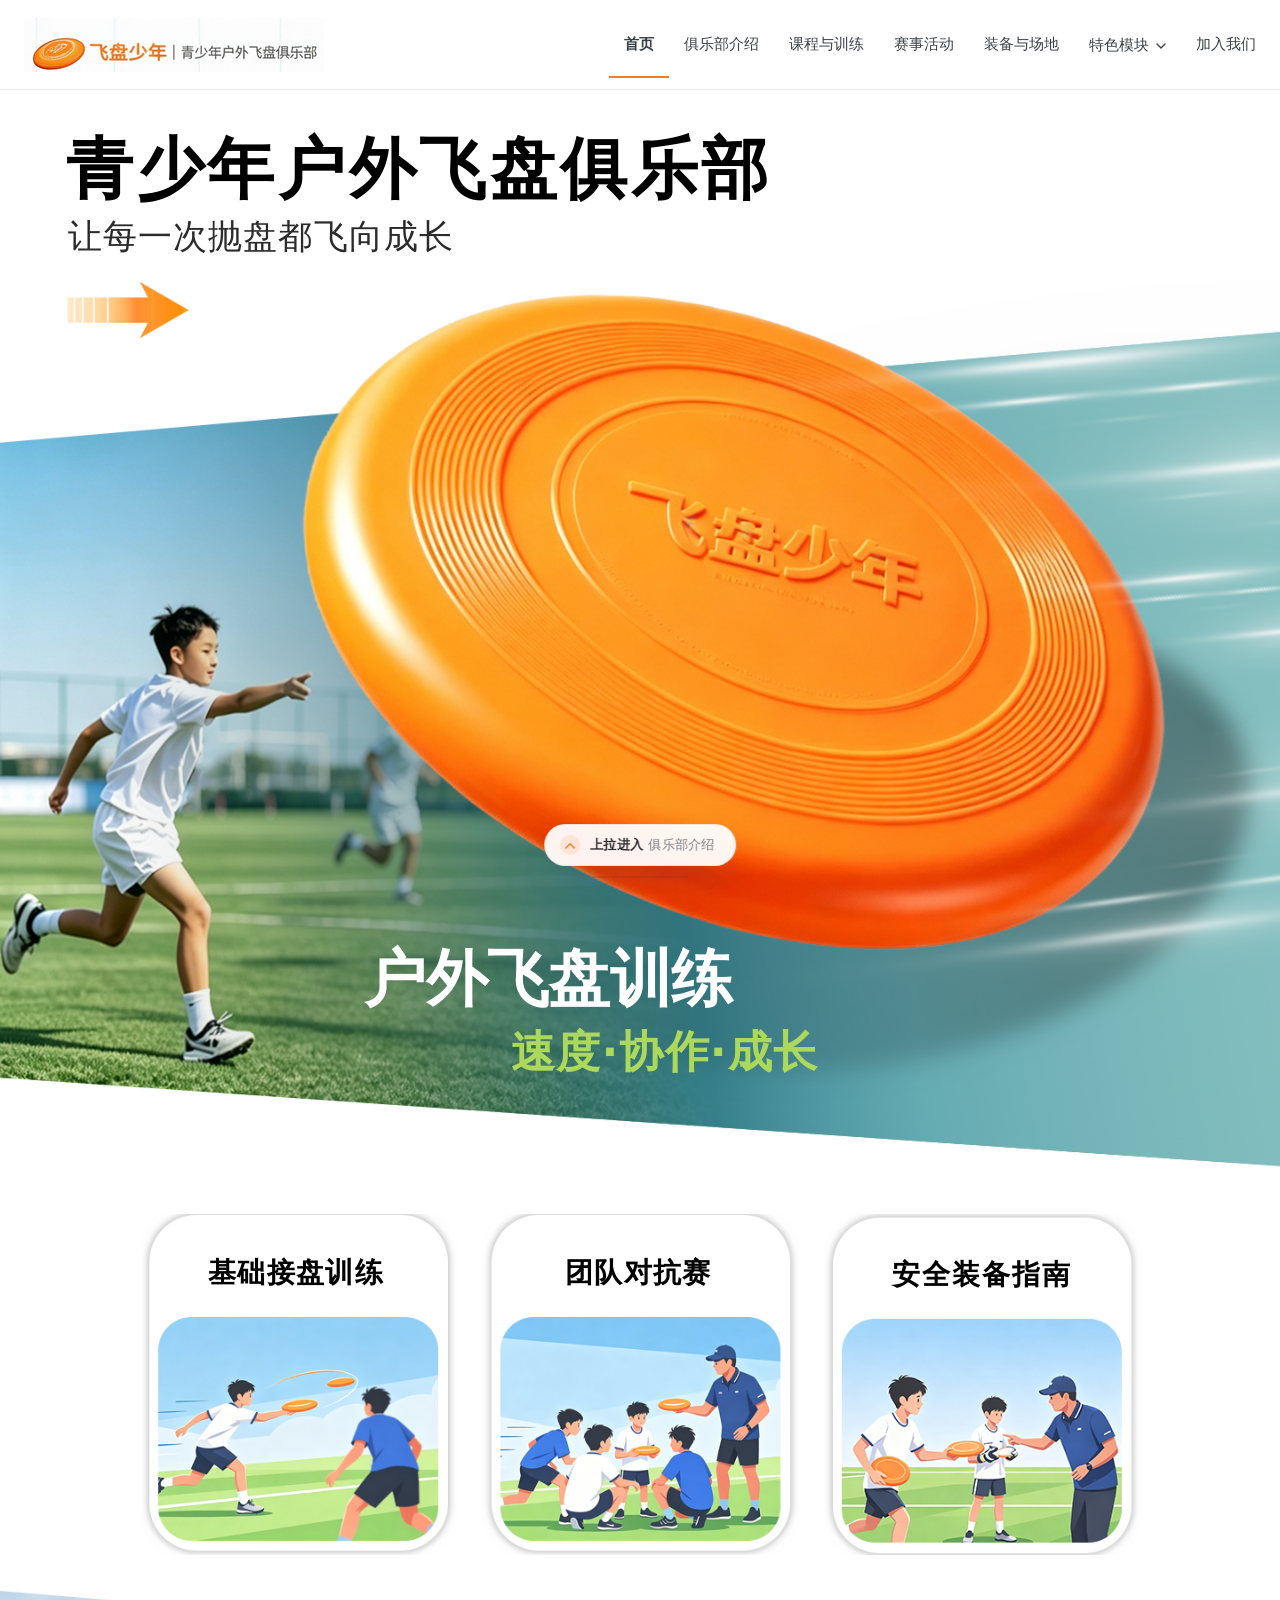
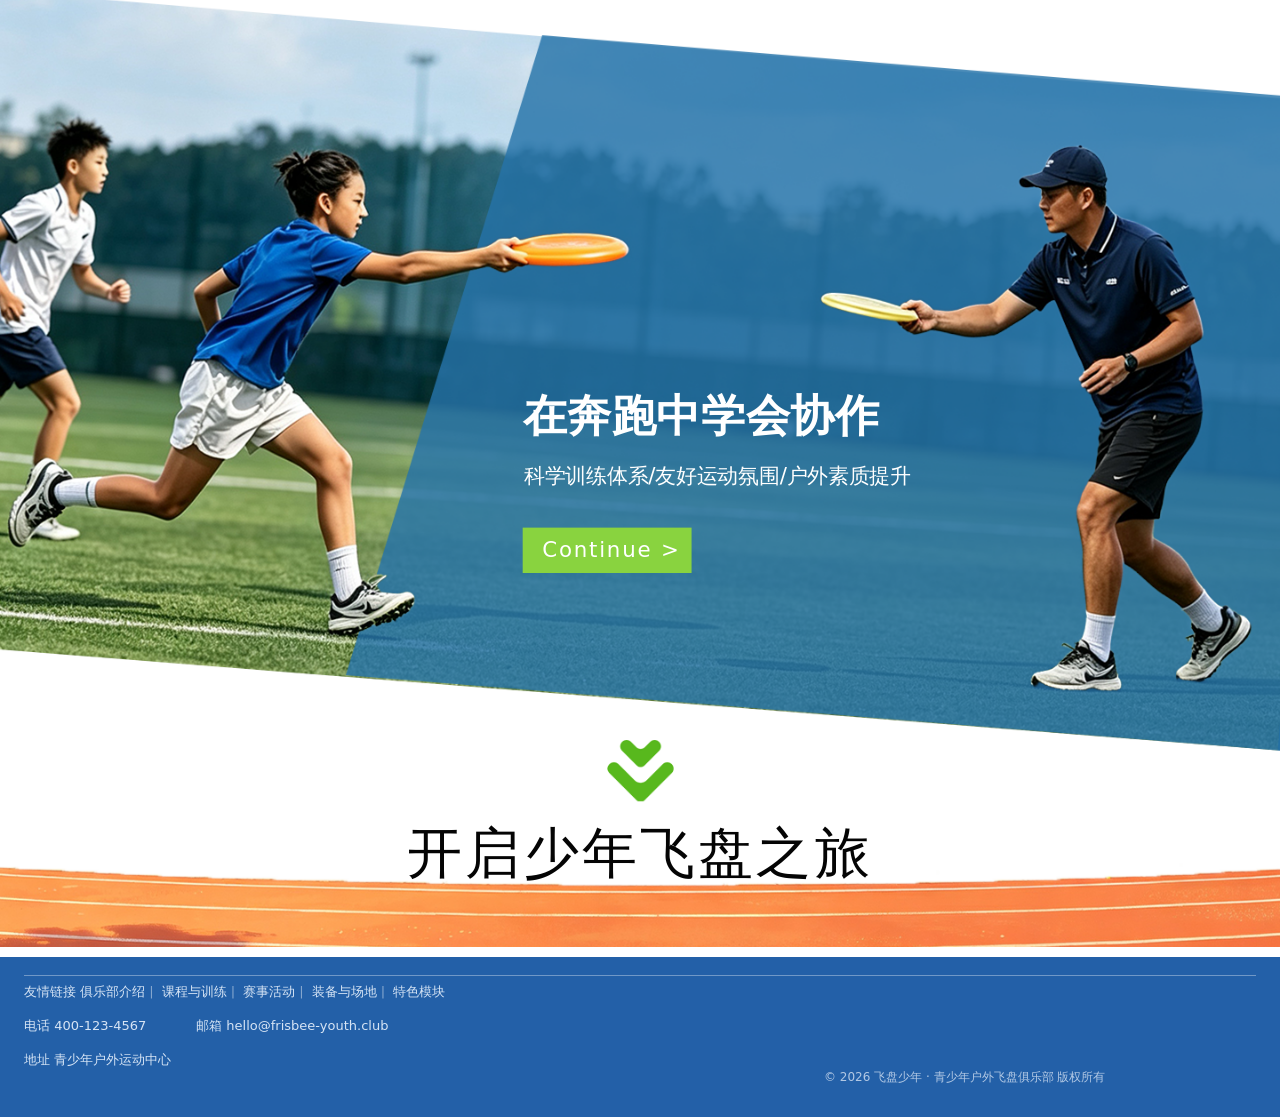
<file: index.html>
<!DOCTYPE html>
<html lang="zh-CN">
<head>
<meta charset="UTF-8" />
<meta name="viewport" content="width=device-width, initial-scale=1" />
<meta name="description" content="飞盘少年 · 青少年户外飞盘俱乐部：课程与训练、赛事活动、装备与场地、特色模块与加入方式。" />
<title>飞盘少年 · 青少年户外飞盘俱乐部</title>
<link rel="stylesheet" href="资产/css/site.css" />
<link rel="stylesheet" href="资产/css/pages.css" />
<link rel="stylesheet" href="资产/css/pages/home.css" />
<link rel="stylesheet" href="资产/css/pages/transitions.css" />
</head>
<body data-page="home">

<header class="header" id="header">
  <div class="header__inner">
    <a class="brand" href="index.html" aria-label="飞盘少年 · 青少年户外飞盘俱乐部">
      <img src="资产/psd/logo.png" width="300" height="54" alt="飞盘少年 · 青少年户外飞盘俱乐部" />
    </a>

    <nav class="nav" id="nav" aria-label="主导航">
      <a class="nav__link" href="index.html" data-nav="home">首页</a>
      <a class="nav__link" href="about.html" data-nav="about">俱乐部介绍</a>
      <a class="nav__link" href="courses.html" data-nav="courses">课程与训练</a>
      <a class="nav__link" href="events.html" data-nav="events">赛事活动</a>
      <a class="nav__link" href="gear.html" data-nav="gear">装备与场地</a>

      <div class="nav__item" id="moduleItem">
        <button class="nav__link nav__toggle" id="moduleToggle" type="button"
                aria-haspopup="true" aria-expanded="false" aria-controls="moduleMenu" data-nav="modules">
          特色模块
          <svg class="nav__caret" viewBox="0 0 10 6" aria-hidden="true">
            <path d="M1 1l4 4 4-4" fill="none" stroke="currentColor" stroke-width="1.4" stroke-linecap="round" stroke-linejoin="round" />
          </svg>
        </button>

        <ul class="submenu" id="moduleMenu" role="menu" aria-label="特色模块">
          <li role="none">
            <a class="submenu__item" href="module-1.html" role="menuitemradio" aria-checked="false" data-nav="module-1">
              特色模块1
              <svg class="submenu__check" viewBox="0 0 12 10" aria-hidden="true">
                <path d="M1 5.2 4.2 8.4 11 1.6" fill="none" stroke="currentColor" stroke-width="1.7" stroke-linecap="round" stroke-linejoin="round" />
              </svg>
            </a>
          </li>
          <li role="none">
            <a class="submenu__item" href="module-2.html" role="menuitemradio" aria-checked="false" data-nav="module-2">
              特色模块2
              <svg class="submenu__check" viewBox="0 0 12 10" aria-hidden="true">
                <path d="M1 5.2 4.2 8.4 11 1.6" fill="none" stroke="currentColor" stroke-width="1.7" stroke-linecap="round" stroke-linejoin="round" />
              </svg>
            </a>
          </li>
        </ul>
      </div>

      <a class="nav__link" href="join.html" data-nav="join">加入我们</a>
    </nav>

    <button class="burger" id="burger" type="button" aria-label="打开菜单" aria-expanded="false" aria-controls="nav">
      <span></span><span></span><span></span>
    </button>
  </div>
</header>

<main id="top" class="hp">
  <!-- 首屏：标题 + 主视觉（素材为 PSD 隐藏文字层后的底图，文字为真实 DOM） -->
  <section class="hp-sec hp-hero" aria-labelledby="hp-title">
    <img class="hp-plate" src="资产/psd/home/hero.png" width="1440" height="1214" alt="" />
    <h1 class="hp-t" id="hp-title" style="--x:74.6;--y:51.8;--fs:75;--ls:4;--c:#000;--fw:700;">青少年户外飞盘俱乐部</h1>
    <p class="hp-t" style="--x:76;--y:145.8;--fs:38;--ls:1.3;--c:#2b2b2b;">让每一次抛盘都飞向成长</p>
    <p class="hp-t" style="--x:410;--y:965.8;--fs:70;--ls:-0.8;--c:#ffffff;--fw:700;">户外飞盘训练</p>
    <p class="hp-t" style="--x:575;--y:1057.1;--fs:50;--ls:1.3;--c:#acd95c;--fw:700;">速度·协作·成长</p>
  </section>

  <div class="hp-gap" style="--g:50" aria-hidden="true"></div>

  <!-- 三个入口卡 -->
  <section class="hp-sec">
    <img class="hp-plate" src="资产/psd/home/cards.png" width="1440" height="384" alt="" />
    <a class="hp-t hp-t--link" href="courses.html" style="--x:234;--y:51.4;--fs:32;--ls:1.48;--c:#000;--fw:700;">基础接盘训练</a>
    <a class="hp-t hp-t--link" href="events.html" style="--x:635.6;--y:51.4;--fs:32;--ls:1.55;--c:#000;--fw:700;">团队对抗赛</a>
    <a class="hp-t hp-t--link" href="gear.html" style="--x:1004;--y:53.4;--fs:32;--ls:2.16;--c:#000;--fw:700;">安全装备指南</a>
  </section>

  <div class="hp-gap" style="--g:38" aria-hidden="true"></div>

  <!-- 协作横幅 -->
  <section class="hp-sec">
    <img class="hp-plate" src="资产/psd/home/collab.png" width="1440" height="845" alt="" />
    <p class="hp-t" style="--x:588;--y:456.1;--fs:50;--ls:0.66;--c:#ffffff;--fw:700;">在奔跑中学会协作</p>
    <p class="hp-t" style="--x:589.4;--y:535.6;--fs:24;--ls:-0.3;--c:#ffffff;">科学训练体系/友好运动氛围/户外素质提升</p>
    <a class="hp-t hp-t--cta" href="courses.html" style="--x:610;--y:619.4;--fs:24;--ls:2;--c:#ffffff;">Continue &gt;</a>
  </section>

  <!-- 底部行动号召 -->
  <section class="hp-sec">
    <img class="hp-plate" src="资产/psd/home/cta.png" width="1440" height="233" alt="" />
    <a class="hp-t hp-t--link" href="join.html" style="--x:458;--y:97.3;--fs:62;--ls:3.6;--c:#040404;--fw:400;">开启少年飞盘之旅</a>
  </section>

  <!-- 首屏上拉入口：可见按钮 + 上拉手势 -->
  <div class="hp-pull" id="homePull">
    <a class="hp-pull__btn" data-pull-link href="about.html" draggable="false" aria-label="上拉或点击进入「俱乐部介绍」">
      <span class="hp-pull__arrow" aria-hidden="true">
        <svg viewBox="0 0 12 8" fill="none">
          <path d="M1 7 6 2l5 5" stroke="currentColor" stroke-width="1.6" stroke-linecap="round" stroke-linejoin="round" />
        </svg>
      </span>
      <span class="hp-pull__label"><strong>上拉进入</strong><span>俱乐部介绍</span></span>
    </a>
    <span class="hp-pull__track" aria-hidden="true"><i class="hp-pull__bar"></i></span>
  </div>
</main>

<footer class="footer" id="footer">
  <div class="container">
    <div class="footer__rule"></div>
    <p class="footer__links">
      友情链接
      <a href="about.html">俱乐部介绍</a><span>|</span>
      <a href="courses.html">课程与训练</a><span>|</span>
      <a href="events.html">赛事活动</a><span>|</span>
      <a href="gear.html">装备与场地</a><span>|</span>
      <a href="module-1.html">特色模块</a>
    </p>
    <p class="footer__row"><span>电话 400-123-4567</span><span>邮箱 hello@frisbee-youth.club</span></p>
    <p class="footer__addr">地址 青少年户外运动中心</p>
    <p class="footer__copy">© 2026 飞盘少年 · 青少年户外飞盘俱乐部 版权所有</p>
  </div>
</footer>

<script src="资产/js/site.js"></script>
<script src="资产/js/pages/home.js"></script>
</body>
</html>
</file>
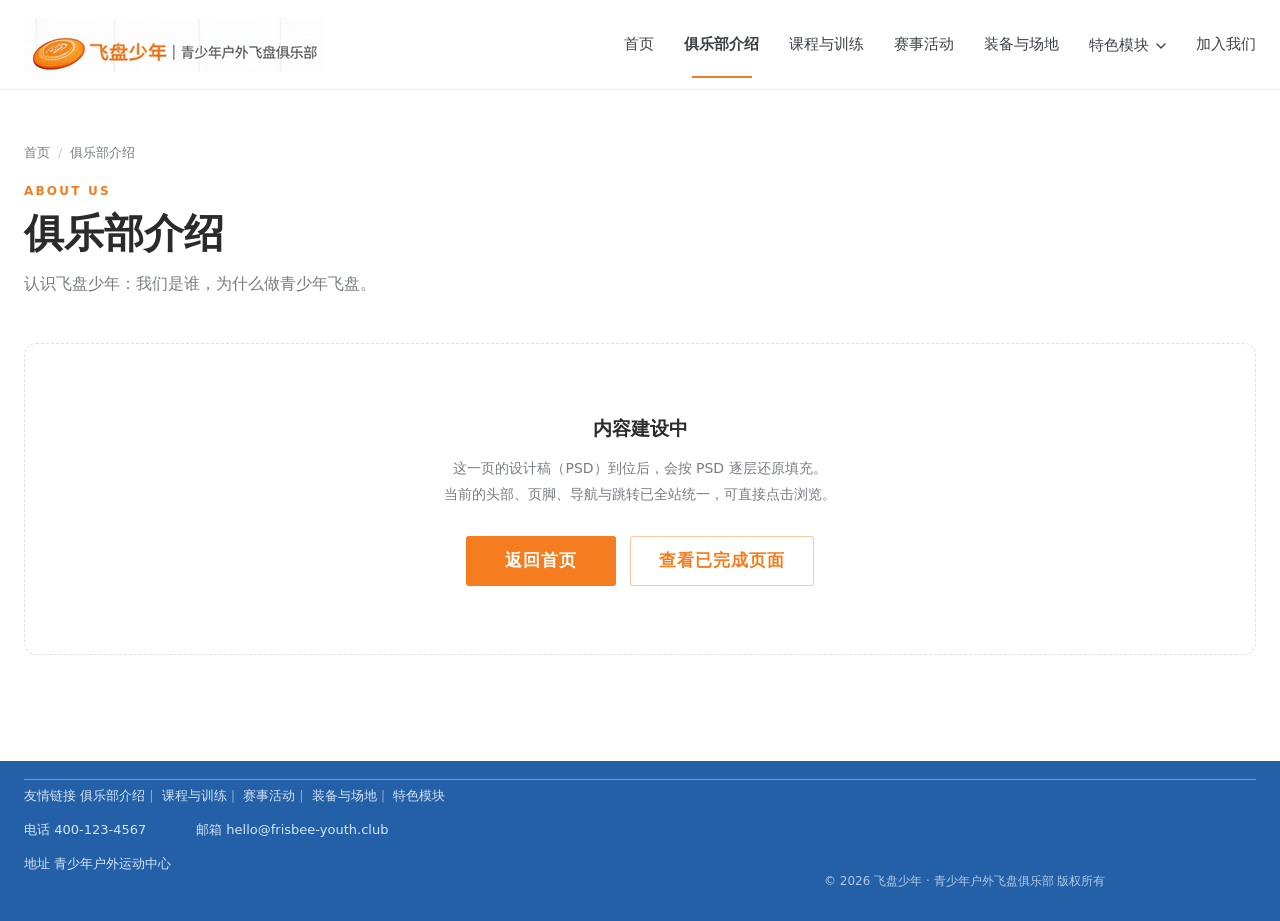
<file: about.html>
<!DOCTYPE html>
<html lang="zh-CN">
<head>
<meta charset="UTF-8" />
<meta name="viewport" content="width=device-width, initial-scale=1" />
<meta name="description" content="飞盘少年 · 青少年户外飞盘俱乐部，俱乐部介绍。" />
<title>俱乐部介绍 · 飞盘少年 | 青少年户外飞盘俱乐部</title>
<link rel="stylesheet" href="资产/css/site.css" />
<link rel="stylesheet" href="资产/css/pages.css" />
<link rel="stylesheet" href="资产/css/pages/transitions.css" />
</head>
<body data-page="about">

<header class="header" id="header">
  <div class="header__inner">
    <a class="brand" href="index.html" aria-label="飞盘少年 · 青少年户外飞盘俱乐部">
      <img src="资产/psd/logo.png" width="300" height="54" alt="飞盘少年 · 青少年户外飞盘俱乐部" />
    </a>

    <nav class="nav" id="nav" aria-label="主导航">
      <a class="nav__link" href="index.html" data-nav="home">首页</a>
      <a class="nav__link" href="about.html" data-nav="about">俱乐部介绍</a>
      <a class="nav__link" href="courses.html" data-nav="courses">课程与训练</a>
      <a class="nav__link" href="events.html" data-nav="events">赛事活动</a>
      <a class="nav__link" href="gear.html" data-nav="gear">装备与场地</a>

      <div class="nav__item" id="moduleItem">
        <button class="nav__link nav__toggle" id="moduleToggle" type="button"
                aria-haspopup="true" aria-expanded="false" aria-controls="moduleMenu" data-nav="modules">
          特色模块
          <svg class="nav__caret" viewBox="0 0 10 6" aria-hidden="true">
            <path d="M1 1l4 4 4-4" fill="none" stroke="currentColor" stroke-width="1.4" stroke-linecap="round" stroke-linejoin="round" />
          </svg>
        </button>

        <ul class="submenu" id="moduleMenu" role="menu" aria-label="特色模块">
          <li role="none">
            <a class="submenu__item" href="module-1.html" role="menuitemradio" aria-checked="false" data-nav="module-1">
              特色模块1
              <svg class="submenu__check" viewBox="0 0 12 10" aria-hidden="true">
                <path d="M1 5.2 4.2 8.4 11 1.6" fill="none" stroke="currentColor" stroke-width="1.7" stroke-linecap="round" stroke-linejoin="round" />
              </svg>
            </a>
          </li>
          <li role="none">
            <a class="submenu__item" href="module-2.html" role="menuitemradio" aria-checked="false" data-nav="module-2">
              特色模块2
              <svg class="submenu__check" viewBox="0 0 12 10" aria-hidden="true">
                <path d="M1 5.2 4.2 8.4 11 1.6" fill="none" stroke="currentColor" stroke-width="1.7" stroke-linecap="round" stroke-linejoin="round" />
              </svg>
            </a>
          </li>
        </ul>
      </div>

      <a class="nav__link" href="join.html" data-nav="join">加入我们</a>
    </nav>

    <button class="burger" id="burger" type="button" aria-label="打开菜单" aria-expanded="false" aria-controls="nav">
      <span></span><span></span><span></span>
    </button>
  </div>
</header>

<main class="page" id="top">
  <div class="container">
    <nav class="breadcrumb" aria-label="面包屑">
      <a href="index.html">首页</a>
      <span aria-hidden="true">/</span>
      <span aria-current="page">俱乐部介绍</span>
    </nav>

    <header class="page-head">
      <p class="page-head__eyebrow">ABOUT US</p>
      <h1 class="page-head__title">俱乐部介绍</h1>
      <p class="page-head__sub">认识飞盘少年：我们是谁，为什么做青少年飞盘。</p>
    </header>

    <section class="placeholder">
      <p class="placeholder__title">内容建设中</p>
      <p class="placeholder__desc">这一页的设计稿（PSD）到位后，会按 PSD 逐层还原填充。<br />当前的头部、页脚、导航与跳转已全站统一，可直接点击浏览。</p>
      <div class="placeholder__actions">
        <a class="btn btn--auto" href="index.html">返回首页</a>
        <a class="btn btn--auto btn--ghost" href="module-1.html">查看已完成页面</a>
      </div>
    </section>
  </div>
</main>

<footer class="footer" id="footer">
  <div class="container">
    <div class="footer__rule"></div>
    <p class="footer__links">
      友情链接
      <a href="about.html">俱乐部介绍</a><span>|</span>
      <a href="courses.html">课程与训练</a><span>|</span>
      <a href="events.html">赛事活动</a><span>|</span>
      <a href="gear.html">装备与场地</a><span>|</span>
      <a href="module-1.html">特色模块</a>
    </p>
    <p class="footer__row"><span>电话 400-123-4567</span><span>邮箱 hello@frisbee-youth.club</span></p>
    <p class="footer__addr">地址 青少年户外运动中心</p>
    <p class="footer__copy">© 2026 飞盘少年 · 青少年户外飞盘俱乐部 版权所有</p>
  </div>
</footer>

<script src="资产/js/site.js"></script>
</body>
</html>
</file>
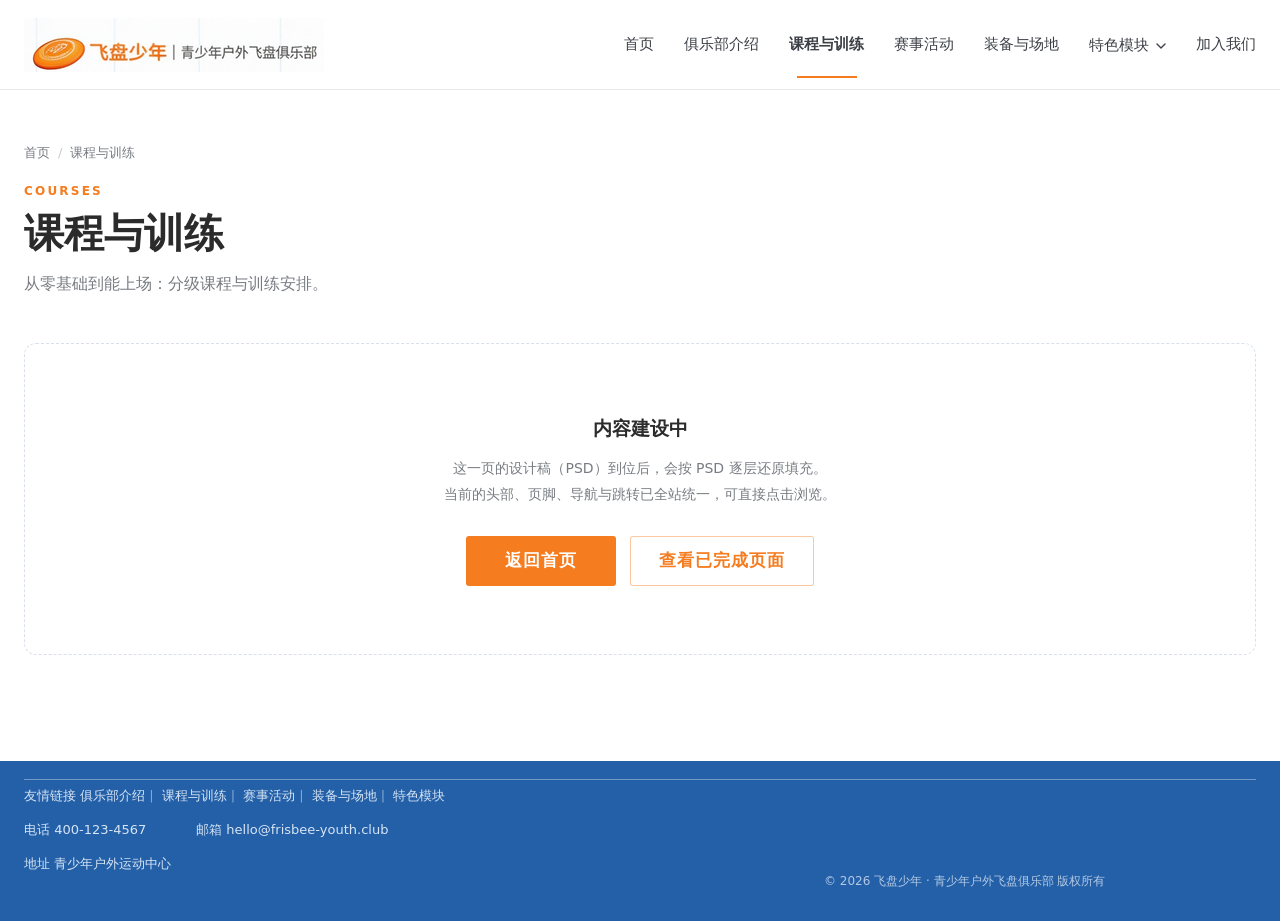
<file: courses.html>
<!DOCTYPE html>
<html lang="zh-CN">
<head>
<meta charset="UTF-8" />
<meta name="viewport" content="width=device-width, initial-scale=1" />
<meta name="description" content="飞盘少年课程与训练：分级课程、训练安排与报名。" />
<title>课程与训练 · 飞盘少年 | 青少年户外飞盘俱乐部</title>
<link rel="stylesheet" href="资产/css/site.css" />
<link rel="stylesheet" href="资产/css/pages.css" />
</head>
<body data-page="courses">

<header class="header" id="header">
  <div class="header__inner">
    <a class="brand" href="index.html" aria-label="飞盘少年 · 青少年户外飞盘俱乐部">
      <img src="资产/psd/logo.png" width="300" height="54" alt="飞盘少年 · 青少年户外飞盘俱乐部" />
    </a>

    <nav class="nav" id="nav" aria-label="主导航">
      <a class="nav__link" href="index.html" data-nav="home">首页</a>
      <a class="nav__link" href="about.html" data-nav="about">俱乐部介绍</a>
      <a class="nav__link" href="courses.html" data-nav="courses">课程与训练</a>
      <a class="nav__link" href="events.html" data-nav="events">赛事活动</a>
      <a class="nav__link" href="gear.html" data-nav="gear">装备与场地</a>

      <div class="nav__item" id="moduleItem">
        <button class="nav__link nav__toggle" id="moduleToggle" type="button"
                aria-haspopup="true" aria-expanded="false" aria-controls="moduleMenu" data-nav="modules">
          特色模块
          <svg class="nav__caret" viewBox="0 0 10 6" aria-hidden="true">
            <path d="M1 1l4 4 4-4" fill="none" stroke="currentColor" stroke-width="1.4" stroke-linecap="round" stroke-linejoin="round" />
          </svg>
        </button>

        <ul class="submenu" id="moduleMenu" role="menu" aria-label="特色模块">
          <li role="none">
            <a class="submenu__item" href="module-1.html" role="menuitemradio" aria-checked="false" data-nav="module-1">
              特色模块1
              <svg class="submenu__check" viewBox="0 0 12 10" aria-hidden="true">
                <path d="M1 5.2 4.2 8.4 11 1.6" fill="none" stroke="currentColor" stroke-width="1.7" stroke-linecap="round" stroke-linejoin="round" />
              </svg>
            </a>
          </li>
          <li role="none">
            <a class="submenu__item" href="module-2.html" role="menuitemradio" aria-checked="false" data-nav="module-2">
              特色模块2
              <svg class="submenu__check" viewBox="0 0 12 10" aria-hidden="true">
                <path d="M1 5.2 4.2 8.4 11 1.6" fill="none" stroke="currentColor" stroke-width="1.7" stroke-linecap="round" stroke-linejoin="round" />
              </svg>
            </a>
          </li>
        </ul>
      </div>

      <a class="nav__link" href="join.html" data-nav="join">加入我们</a>
    </nav>

    <button class="burger" id="burger" type="button" aria-label="打开菜单" aria-expanded="false" aria-controls="nav">
      <span></span><span></span><span></span>
    </button>
  </div>
</header>

<main class="page" id="top">
  <div class="container">
    <nav class="breadcrumb" aria-label="面包屑">
      <a href="index.html">首页</a>
      <span aria-hidden="true">/</span>
      <span aria-current="page">课程与训练</span>
    </nav>

    <header class="page-head">
      <p class="page-head__eyebrow">COURSES</p>
      <h1 class="page-head__title">课程与训练</h1>
      <p class="page-head__sub">从零基础到能上场：分级课程与训练安排。</p>
    </header>

    <section class="placeholder">
      <p class="placeholder__title">内容建设中</p>
      <p class="placeholder__desc">这一页的设计稿（PSD）到位后，会按 PSD 逐层还原填充。<br />当前的头部、页脚、导航与跳转已全站统一，可直接点击浏览。</p>
      <div class="placeholder__actions">
        <a class="btn btn--auto" href="index.html">返回首页</a>
        <a class="btn btn--auto btn--ghost" href="module-1.html">查看已完成页面</a>
      </div>
    </section>
  </div>
</main>

<footer class="footer" id="footer">
  <div class="container">
    <div class="footer__rule"></div>
    <p class="footer__links">
      友情链接
      <a href="about.html">俱乐部介绍</a><span>|</span>
      <a href="courses.html">课程与训练</a><span>|</span>
      <a href="events.html">赛事活动</a><span>|</span>
      <a href="gear.html">装备与场地</a><span>|</span>
      <a href="module-1.html">特色模块</a>
    </p>
    <p class="footer__row"><span>电话 400-123-4567</span><span>邮箱 hello@frisbee-youth.club</span></p>
    <p class="footer__addr">地址 青少年户外运动中心</p>
    <p class="footer__copy">© 2026 飞盘少年 · 青少年户外飞盘俱乐部 版权所有</p>
  </div>
</footer>

<script src="资产/js/site.js"></script>
</body>
</html>
</file>
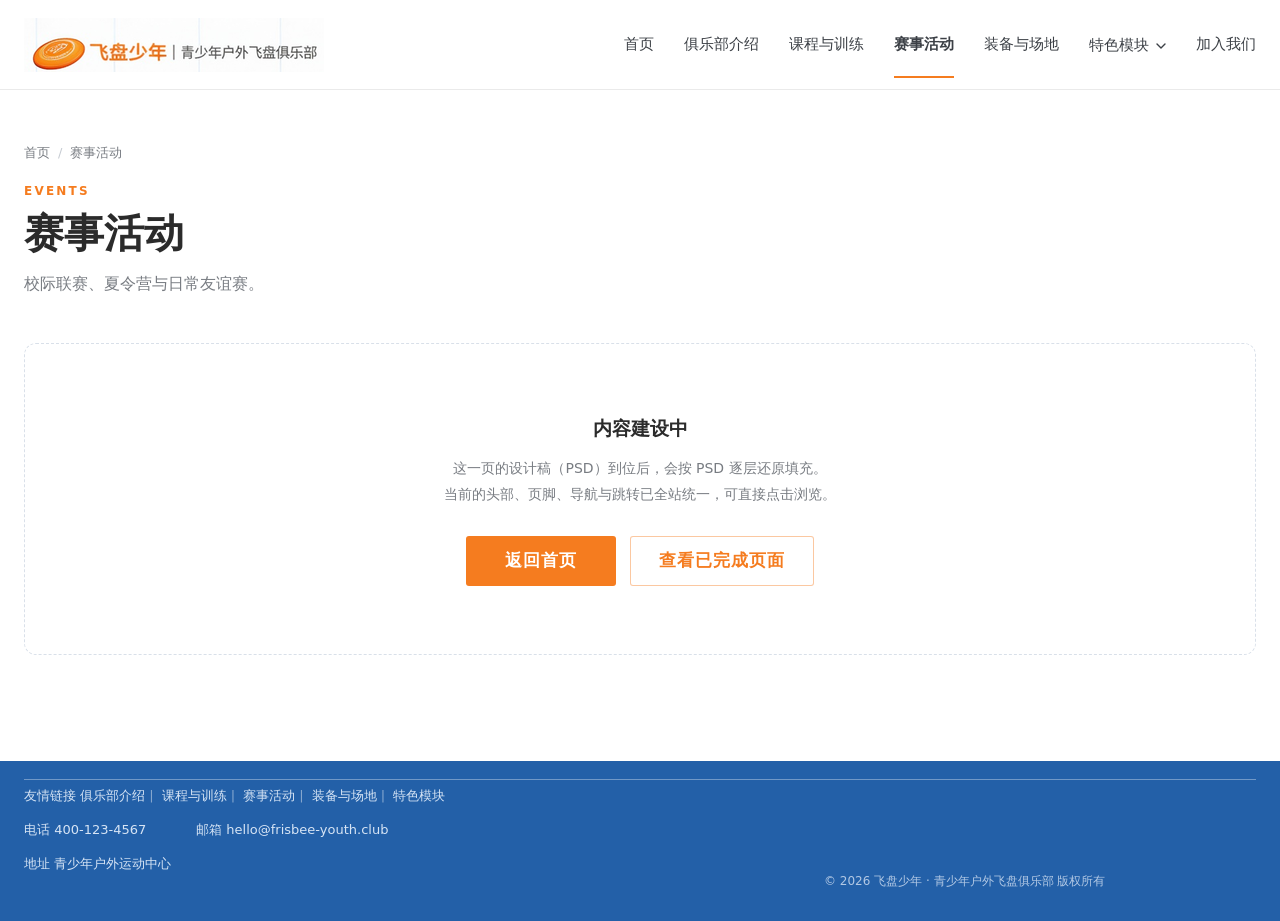
<file: events.html>
<!DOCTYPE html>
<html lang="zh-CN">
<head>
<meta charset="UTF-8" />
<meta name="viewport" content="width=device-width, initial-scale=1" />
<meta name="description" content="飞盘少年赛事活动：校际联赛、夏令营与友谊赛。" />
<title>赛事活动 · 飞盘少年 | 青少年户外飞盘俱乐部</title>
<link rel="stylesheet" href="资产/css/site.css" />
<link rel="stylesheet" href="资产/css/pages.css" />
</head>
<body data-page="events">

<header class="header" id="header">
  <div class="header__inner">
    <a class="brand" href="index.html" aria-label="飞盘少年 · 青少年户外飞盘俱乐部">
      <img src="资产/psd/logo.png" width="300" height="54" alt="飞盘少年 · 青少年户外飞盘俱乐部" />
    </a>

    <nav class="nav" id="nav" aria-label="主导航">
      <a class="nav__link" href="index.html" data-nav="home">首页</a>
      <a class="nav__link" href="about.html" data-nav="about">俱乐部介绍</a>
      <a class="nav__link" href="courses.html" data-nav="courses">课程与训练</a>
      <a class="nav__link" href="events.html" data-nav="events">赛事活动</a>
      <a class="nav__link" href="gear.html" data-nav="gear">装备与场地</a>

      <div class="nav__item" id="moduleItem">
        <button class="nav__link nav__toggle" id="moduleToggle" type="button"
                aria-haspopup="true" aria-expanded="false" aria-controls="moduleMenu" data-nav="modules">
          特色模块
          <svg class="nav__caret" viewBox="0 0 10 6" aria-hidden="true">
            <path d="M1 1l4 4 4-4" fill="none" stroke="currentColor" stroke-width="1.4" stroke-linecap="round" stroke-linejoin="round" />
          </svg>
        </button>

        <ul class="submenu" id="moduleMenu" role="menu" aria-label="特色模块">
          <li role="none">
            <a class="submenu__item" href="module-1.html" role="menuitemradio" aria-checked="false" data-nav="module-1">
              特色模块1
              <svg class="submenu__check" viewBox="0 0 12 10" aria-hidden="true">
                <path d="M1 5.2 4.2 8.4 11 1.6" fill="none" stroke="currentColor" stroke-width="1.7" stroke-linecap="round" stroke-linejoin="round" />
              </svg>
            </a>
          </li>
          <li role="none">
            <a class="submenu__item" href="module-2.html" role="menuitemradio" aria-checked="false" data-nav="module-2">
              特色模块2
              <svg class="submenu__check" viewBox="0 0 12 10" aria-hidden="true">
                <path d="M1 5.2 4.2 8.4 11 1.6" fill="none" stroke="currentColor" stroke-width="1.7" stroke-linecap="round" stroke-linejoin="round" />
              </svg>
            </a>
          </li>
        </ul>
      </div>

      <a class="nav__link" href="join.html" data-nav="join">加入我们</a>
    </nav>

    <button class="burger" id="burger" type="button" aria-label="打开菜单" aria-expanded="false" aria-controls="nav">
      <span></span><span></span><span></span>
    </button>
  </div>
</header>

<main class="page" id="top">
  <div class="container">
    <nav class="breadcrumb" aria-label="面包屑">
      <a href="index.html">首页</a>
      <span aria-hidden="true">/</span>
      <span aria-current="page">赛事活动</span>
    </nav>

    <header class="page-head">
      <p class="page-head__eyebrow">EVENTS</p>
      <h1 class="page-head__title">赛事活动</h1>
      <p class="page-head__sub">校际联赛、夏令营与日常友谊赛。</p>
    </header>

    <section class="placeholder">
      <p class="placeholder__title">内容建设中</p>
      <p class="placeholder__desc">这一页的设计稿（PSD）到位后，会按 PSD 逐层还原填充。<br />当前的头部、页脚、导航与跳转已全站统一，可直接点击浏览。</p>
      <div class="placeholder__actions">
        <a class="btn btn--auto" href="index.html">返回首页</a>
        <a class="btn btn--auto btn--ghost" href="module-1.html">查看已完成页面</a>
      </div>
    </section>
  </div>
</main>

<footer class="footer" id="footer">
  <div class="container">
    <div class="footer__rule"></div>
    <p class="footer__links">
      友情链接
      <a href="about.html">俱乐部介绍</a><span>|</span>
      <a href="courses.html">课程与训练</a><span>|</span>
      <a href="events.html">赛事活动</a><span>|</span>
      <a href="gear.html">装备与场地</a><span>|</span>
      <a href="module-1.html">特色模块</a>
    </p>
    <p class="footer__row"><span>电话 400-123-4567</span><span>邮箱 hello@frisbee-youth.club</span></p>
    <p class="footer__addr">地址 青少年户外运动中心</p>
    <p class="footer__copy">© 2026 飞盘少年 · 青少年户外飞盘俱乐部 版权所有</p>
  </div>
</footer>

<script src="资产/js/site.js"></script>
</body>
</html>
</file>
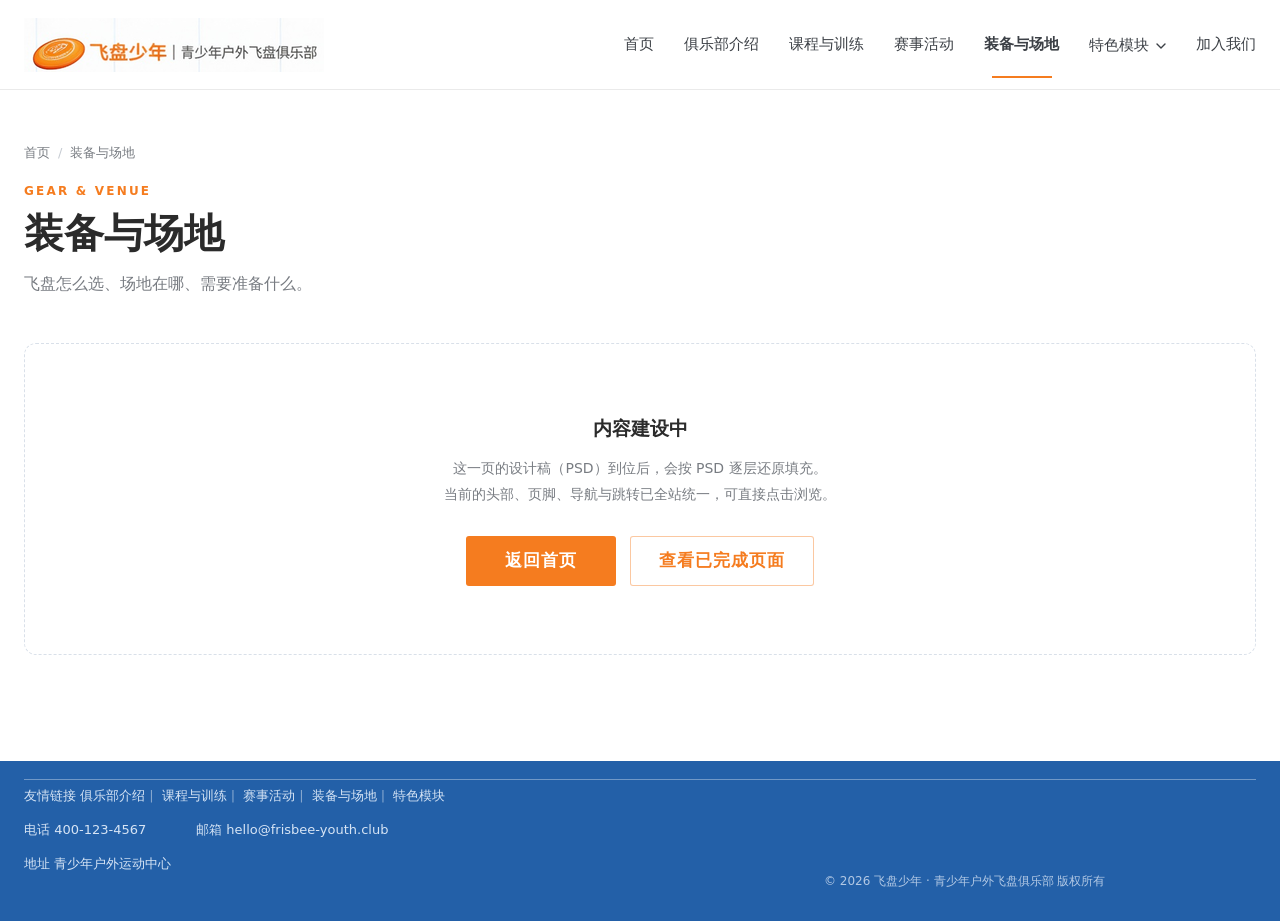
<file: gear.html>
<!DOCTYPE html>
<html lang="zh-CN">
<head>
<meta charset="UTF-8" />
<meta name="viewport" content="width=device-width, initial-scale=1" />
<meta name="description" content="飞盘装备与场地：器材选择、场地位置与装备清单。" />
<title>装备与场地 · 飞盘少年 | 青少年户外飞盘俱乐部</title>
<link rel="stylesheet" href="资产/css/site.css" />
<link rel="stylesheet" href="资产/css/pages.css" />
</head>
<body data-page="gear">

<header class="header" id="header">
  <div class="header__inner">
    <a class="brand" href="index.html" aria-label="飞盘少年 · 青少年户外飞盘俱乐部">
      <img src="资产/psd/logo.png" width="300" height="54" alt="飞盘少年 · 青少年户外飞盘俱乐部" />
    </a>

    <nav class="nav" id="nav" aria-label="主导航">
      <a class="nav__link" href="index.html" data-nav="home">首页</a>
      <a class="nav__link" href="about.html" data-nav="about">俱乐部介绍</a>
      <a class="nav__link" href="courses.html" data-nav="courses">课程与训练</a>
      <a class="nav__link" href="events.html" data-nav="events">赛事活动</a>
      <a class="nav__link" href="gear.html" data-nav="gear">装备与场地</a>

      <div class="nav__item" id="moduleItem">
        <button class="nav__link nav__toggle" id="moduleToggle" type="button"
                aria-haspopup="true" aria-expanded="false" aria-controls="moduleMenu" data-nav="modules">
          特色模块
          <svg class="nav__caret" viewBox="0 0 10 6" aria-hidden="true">
            <path d="M1 1l4 4 4-4" fill="none" stroke="currentColor" stroke-width="1.4" stroke-linecap="round" stroke-linejoin="round" />
          </svg>
        </button>

        <ul class="submenu" id="moduleMenu" role="menu" aria-label="特色模块">
          <li role="none">
            <a class="submenu__item" href="module-1.html" role="menuitemradio" aria-checked="false" data-nav="module-1">
              特色模块1
              <svg class="submenu__check" viewBox="0 0 12 10" aria-hidden="true">
                <path d="M1 5.2 4.2 8.4 11 1.6" fill="none" stroke="currentColor" stroke-width="1.7" stroke-linecap="round" stroke-linejoin="round" />
              </svg>
            </a>
          </li>
          <li role="none">
            <a class="submenu__item" href="module-2.html" role="menuitemradio" aria-checked="false" data-nav="module-2">
              特色模块2
              <svg class="submenu__check" viewBox="0 0 12 10" aria-hidden="true">
                <path d="M1 5.2 4.2 8.4 11 1.6" fill="none" stroke="currentColor" stroke-width="1.7" stroke-linecap="round" stroke-linejoin="round" />
              </svg>
            </a>
          </li>
        </ul>
      </div>

      <a class="nav__link" href="join.html" data-nav="join">加入我们</a>
    </nav>

    <button class="burger" id="burger" type="button" aria-label="打开菜单" aria-expanded="false" aria-controls="nav">
      <span></span><span></span><span></span>
    </button>
  </div>
</header>

<main class="page" id="top">
  <div class="container">
    <nav class="breadcrumb" aria-label="面包屑">
      <a href="index.html">首页</a>
      <span aria-hidden="true">/</span>
      <span aria-current="page">装备与场地</span>
    </nav>

    <header class="page-head">
      <p class="page-head__eyebrow">GEAR &amp; VENUE</p>
      <h1 class="page-head__title">装备与场地</h1>
      <p class="page-head__sub">飞盘怎么选、场地在哪、需要准备什么。</p>
    </header>

    <section class="placeholder">
      <p class="placeholder__title">内容建设中</p>
      <p class="placeholder__desc">这一页的设计稿（PSD）到位后，会按 PSD 逐层还原填充。<br />当前的头部、页脚、导航与跳转已全站统一，可直接点击浏览。</p>
      <div class="placeholder__actions">
        <a class="btn btn--auto" href="index.html">返回首页</a>
        <a class="btn btn--auto btn--ghost" href="module-1.html">查看已完成页面</a>
      </div>
    </section>
  </div>
</main>

<footer class="footer" id="footer">
  <div class="container">
    <div class="footer__rule"></div>
    <p class="footer__links">
      友情链接
      <a href="about.html">俱乐部介绍</a><span>|</span>
      <a href="courses.html">课程与训练</a><span>|</span>
      <a href="events.html">赛事活动</a><span>|</span>
      <a href="gear.html">装备与场地</a><span>|</span>
      <a href="module-1.html">特色模块</a>
    </p>
    <p class="footer__row"><span>电话 400-123-4567</span><span>邮箱 hello@frisbee-youth.club</span></p>
    <p class="footer__addr">地址 青少年户外运动中心</p>
    <p class="footer__copy">© 2026 飞盘少年 · 青少年户外飞盘俱乐部 版权所有</p>
  </div>
</footer>

<script src="资产/js/site.js"></script>
</body>
</html>
</file>
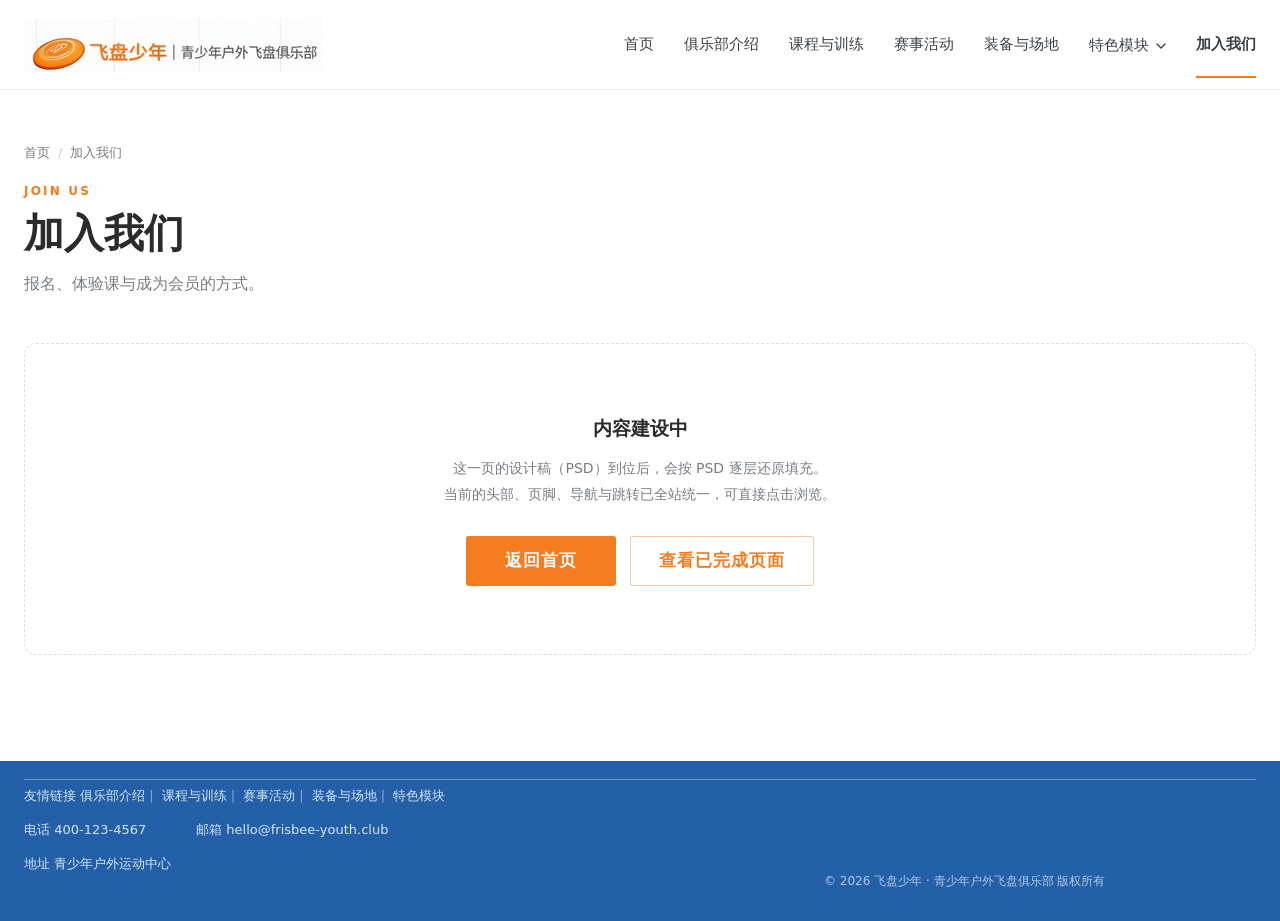
<file: join.html>
<!DOCTYPE html>
<html lang="zh-CN">
<head>
<meta charset="UTF-8" />
<meta name="viewport" content="width=device-width, initial-scale=1" />
<meta name="description" content="加入飞盘少年：报名方式、体验课与会员。" />
<title>加入我们 · 飞盘少年 | 青少年户外飞盘俱乐部</title>
<link rel="stylesheet" href="资产/css/site.css" />
<link rel="stylesheet" href="资产/css/pages.css" />
</head>
<body data-page="join">

<header class="header" id="header">
  <div class="header__inner">
    <a class="brand" href="index.html" aria-label="飞盘少年 · 青少年户外飞盘俱乐部">
      <img src="资产/psd/logo.png" width="300" height="54" alt="飞盘少年 · 青少年户外飞盘俱乐部" />
    </a>

    <nav class="nav" id="nav" aria-label="主导航">
      <a class="nav__link" href="index.html" data-nav="home">首页</a>
      <a class="nav__link" href="about.html" data-nav="about">俱乐部介绍</a>
      <a class="nav__link" href="courses.html" data-nav="courses">课程与训练</a>
      <a class="nav__link" href="events.html" data-nav="events">赛事活动</a>
      <a class="nav__link" href="gear.html" data-nav="gear">装备与场地</a>

      <div class="nav__item" id="moduleItem">
        <button class="nav__link nav__toggle" id="moduleToggle" type="button"
                aria-haspopup="true" aria-expanded="false" aria-controls="moduleMenu" data-nav="modules">
          特色模块
          <svg class="nav__caret" viewBox="0 0 10 6" aria-hidden="true">
            <path d="M1 1l4 4 4-4" fill="none" stroke="currentColor" stroke-width="1.4" stroke-linecap="round" stroke-linejoin="round" />
          </svg>
        </button>

        <ul class="submenu" id="moduleMenu" role="menu" aria-label="特色模块">
          <li role="none">
            <a class="submenu__item" href="module-1.html" role="menuitemradio" aria-checked="false" data-nav="module-1">
              特色模块1
              <svg class="submenu__check" viewBox="0 0 12 10" aria-hidden="true">
                <path d="M1 5.2 4.2 8.4 11 1.6" fill="none" stroke="currentColor" stroke-width="1.7" stroke-linecap="round" stroke-linejoin="round" />
              </svg>
            </a>
          </li>
          <li role="none">
            <a class="submenu__item" href="module-2.html" role="menuitemradio" aria-checked="false" data-nav="module-2">
              特色模块2
              <svg class="submenu__check" viewBox="0 0 12 10" aria-hidden="true">
                <path d="M1 5.2 4.2 8.4 11 1.6" fill="none" stroke="currentColor" stroke-width="1.7" stroke-linecap="round" stroke-linejoin="round" />
              </svg>
            </a>
          </li>
        </ul>
      </div>

      <a class="nav__link" href="join.html" data-nav="join">加入我们</a>
    </nav>

    <button class="burger" id="burger" type="button" aria-label="打开菜单" aria-expanded="false" aria-controls="nav">
      <span></span><span></span><span></span>
    </button>
  </div>
</header>

<main class="page" id="top">
  <div class="container">
    <nav class="breadcrumb" aria-label="面包屑">
      <a href="index.html">首页</a>
      <span aria-hidden="true">/</span>
      <span aria-current="page">加入我们</span>
    </nav>

    <header class="page-head">
      <p class="page-head__eyebrow">JOIN US</p>
      <h1 class="page-head__title">加入我们</h1>
      <p class="page-head__sub">报名、体验课与成为会员的方式。</p>
    </header>

    <section class="placeholder">
      <p class="placeholder__title">内容建设中</p>
      <p class="placeholder__desc">这一页的设计稿（PSD）到位后，会按 PSD 逐层还原填充。<br />当前的头部、页脚、导航与跳转已全站统一，可直接点击浏览。</p>
      <div class="placeholder__actions">
        <a class="btn btn--auto" href="index.html">返回首页</a>
        <a class="btn btn--auto btn--ghost" href="module-1.html">查看已完成页面</a>
      </div>
    </section>
  </div>
</main>

<footer class="footer" id="footer">
  <div class="container">
    <div class="footer__rule"></div>
    <p class="footer__links">
      友情链接
      <a href="about.html">俱乐部介绍</a><span>|</span>
      <a href="courses.html">课程与训练</a><span>|</span>
      <a href="events.html">赛事活动</a><span>|</span>
      <a href="gear.html">装备与场地</a><span>|</span>
      <a href="module-1.html">特色模块</a>
    </p>
    <p class="footer__row"><span>电话 400-123-4567</span><span>邮箱 hello@frisbee-youth.club</span></p>
    <p class="footer__addr">地址 青少年户外运动中心</p>
    <p class="footer__copy">© 2026 飞盘少年 · 青少年户外飞盘俱乐部 版权所有</p>
  </div>
</footer>

<script src="资产/js/site.js"></script>
</body>
</html>
</file>
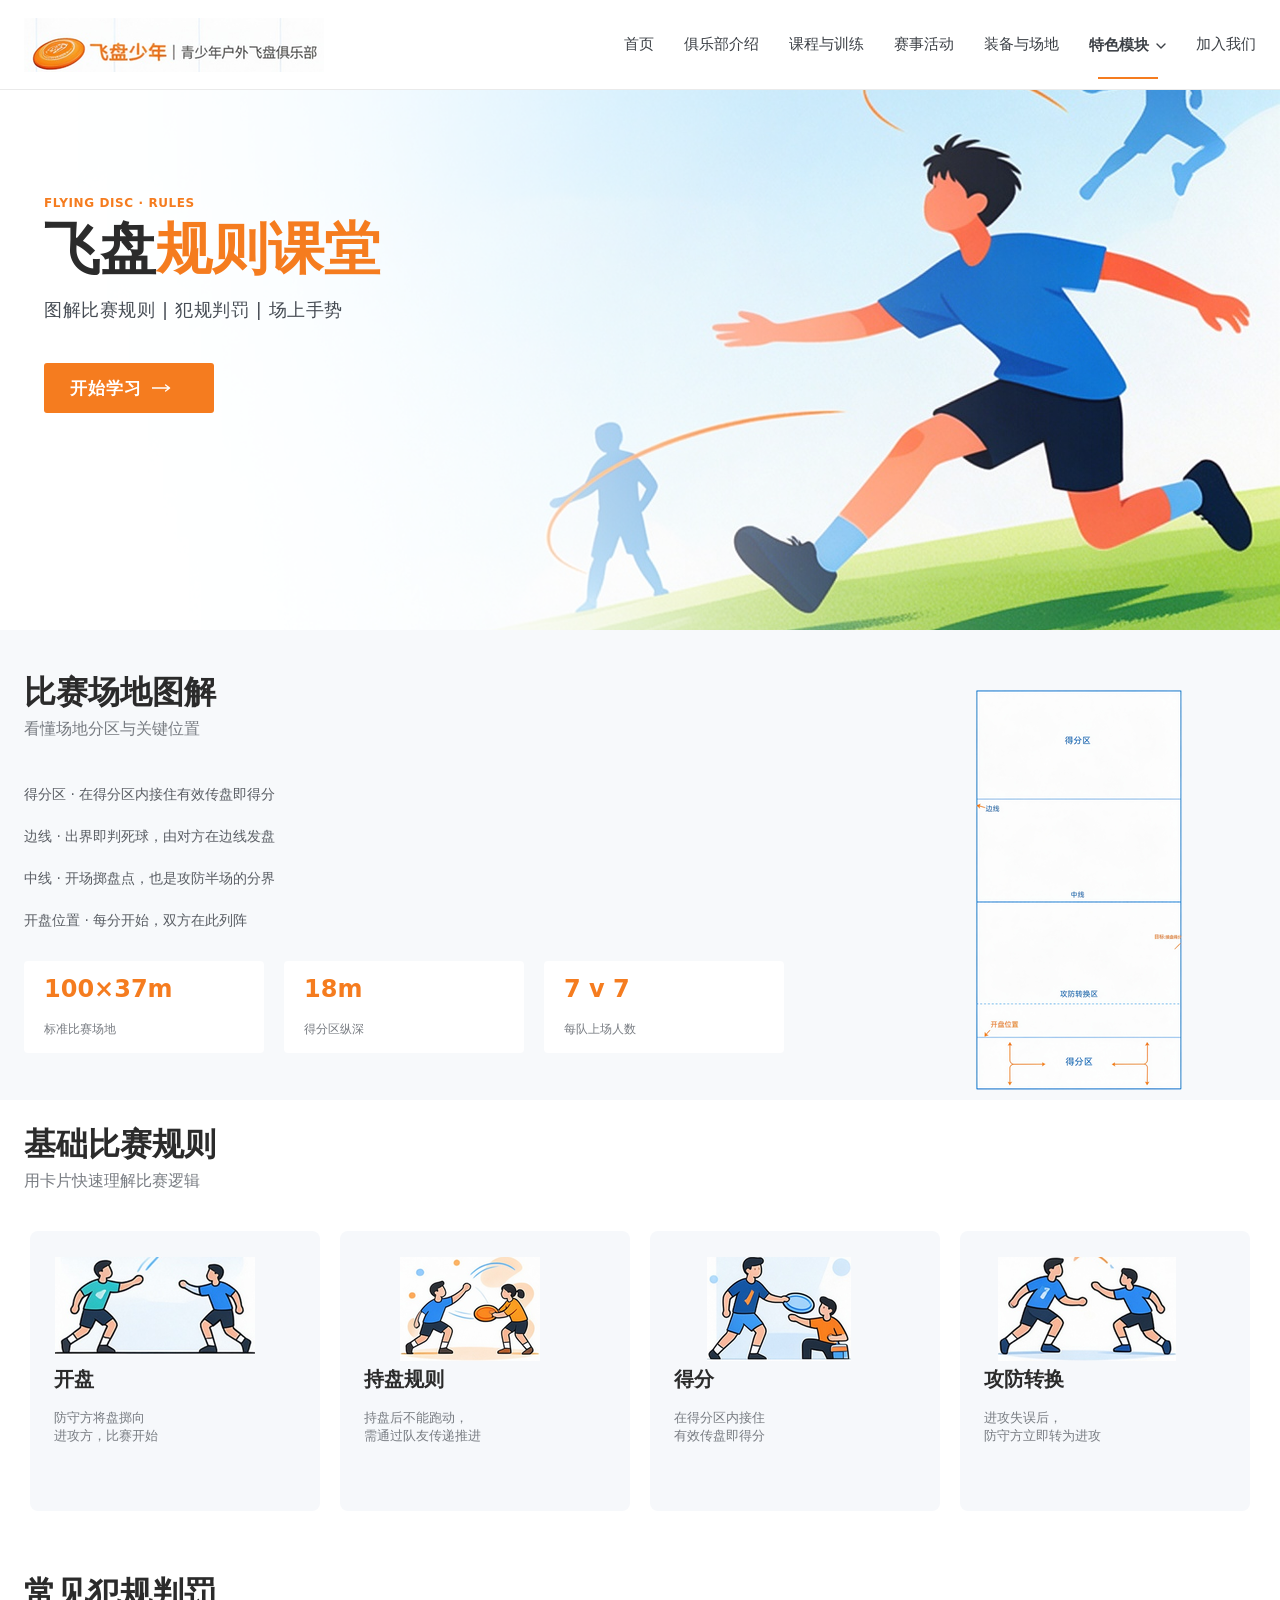
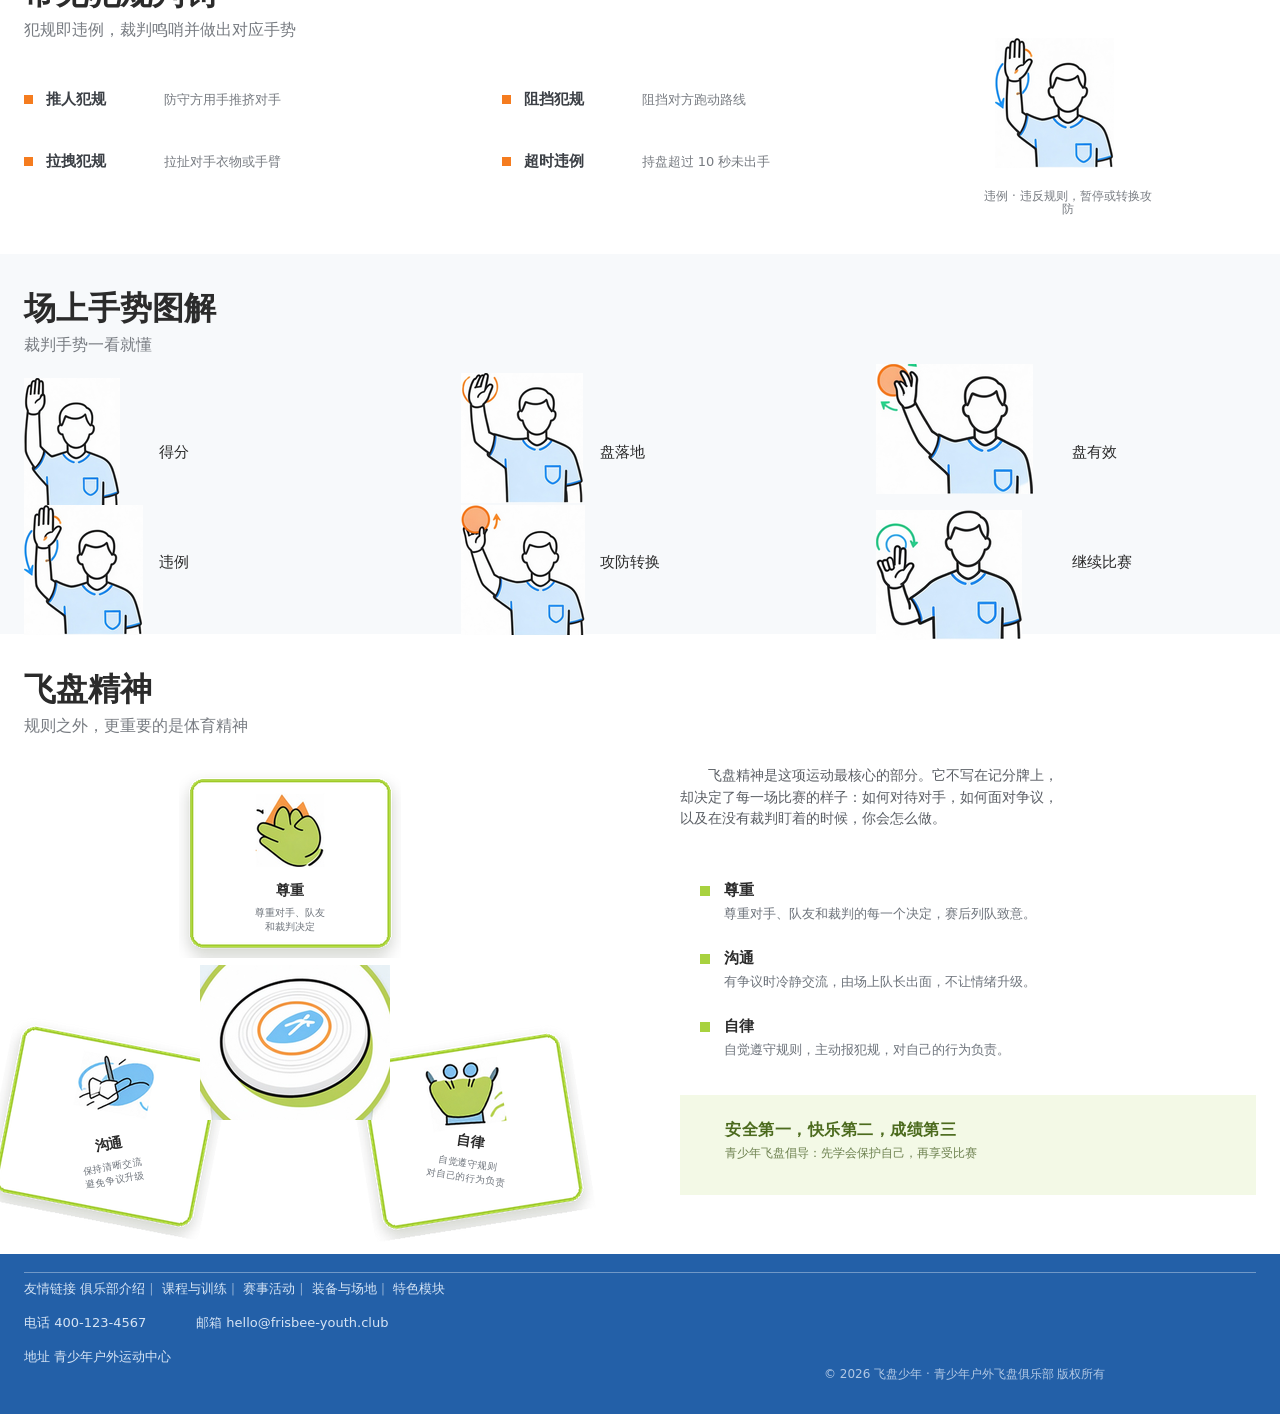
<file: module-1.html>
<!DOCTYPE html>
<html lang="zh-CN">
<head>
<meta charset="UTF-8" />
<!-- 移动端按 1440px 设计稿整页等比缩放；若要响应式排版，改回 width=device-width, initial-scale=1 -->
<meta name="viewport" content="width=1440" />
<meta name="description" content="飞盘少年 · 飞盘规则课堂：图解比赛规则、犯规判罚与场上手势，看懂场地分区与关键位置。" />
<title>飞盘规则课堂 · 飞盘少年 | 青少年户外飞盘俱乐部</title>
<link rel="stylesheet" href="资产/css/site.css" />
<link rel="stylesheet" href="资产/css/pages.css" />
</head>
<body data-page="module-1">

<!-- ============ 顶部导航 ============ -->
<header class="header" id="header">
  <div class="header__inner">
    <a class="brand" href="index.html" aria-label="飞盘少年 · 青少年户外飞盘俱乐部">
      <img src="资产/psd/logo.png" width="300" height="54" alt="飞盘少年 · 青少年户外飞盘俱乐部" />
    </a>

    <nav class="nav" id="nav" aria-label="主导航">
      <a class="nav__link" href="index.html" data-nav="home">首页</a>
      <a class="nav__link" href="about.html" data-nav="about">俱乐部介绍</a>
      <a class="nav__link" href="courses.html" data-nav="courses">课程与训练</a>
      <a class="nav__link" href="events.html" data-nav="events">赛事活动</a>
      <a class="nav__link" href="gear.html" data-nav="gear">装备与场地</a>

      <div class="nav__item" id="moduleItem">
        <button class="nav__link nav__toggle" id="moduleToggle" type="button"
                aria-haspopup="true" aria-expanded="false" aria-controls="moduleMenu" data-nav="modules">
          特色模块
          <svg class="nav__caret" viewBox="0 0 10 6" aria-hidden="true">
            <path d="M1 1l4 4 4-4" fill="none" stroke="currentColor" stroke-width="1.4" stroke-linecap="round" stroke-linejoin="round" />
          </svg>
        </button>

        <ul class="submenu" id="moduleMenu" role="menu" aria-label="特色模块">
          <li role="none">
            <a class="submenu__item" href="module-1.html" role="menuitemradio" aria-checked="false" data-nav="module-1">
              特色模块1
              <svg class="submenu__check" viewBox="0 0 12 10" aria-hidden="true">
                <path d="M1 5.2 4.2 8.4 11 1.6" fill="none" stroke="currentColor" stroke-width="1.7" stroke-linecap="round" stroke-linejoin="round" />
              </svg>
            </a>
          </li>
          <li role="none">
            <a class="submenu__item" href="module-2.html" role="menuitemradio" aria-checked="false" data-nav="module-2">
              特色模块2
              <svg class="submenu__check" viewBox="0 0 12 10" aria-hidden="true">
                <path d="M1 5.2 4.2 8.4 11 1.6" fill="none" stroke="currentColor" stroke-width="1.7" stroke-linecap="round" stroke-linejoin="round" />
              </svg>
            </a>
          </li>
        </ul>
      </div>

      <a class="nav__link" href="join.html" data-nav="join">加入我们</a>
    </nav>

    <button class="burger" id="burger" type="button" aria-label="打开菜单" aria-expanded="false" aria-controls="nav">
      <span></span><span></span><span></span>
    </button>
  </div>
</header>

<main id="top">

  <!-- ============ 首屏 ============ -->
  <section class="hero">
    <div class="hero__art" role="img" aria-label="奔跑中掷盘的飞盘少年插画"></div>
    <div class="hero__fade" aria-hidden="true"></div>

    <div class="hero__inner">
      <p class="hero__eyebrow">FLYING DISC · RULES</p>
      <h1 class="hero__title">飞盘<em>规则课堂</em></h1>
      <p class="hero__sub">图解比赛规则 | 犯规判罚 | 场上手势</p>
      <a class="btn" href="#field">
        开始学习
        <svg viewBox="0 0 20 8" aria-hidden="true">
          <path d="M0 4h17M13.6 1 17.6 4l-4 3" fill="none" stroke="currentColor" stroke-width="1.3" stroke-linecap="round" stroke-linejoin="round" />
        </svg>
      </a>
    </div>
  </section>

  <!-- ============ 比赛场地图解 ============ -->
  <section class="sec-field" id="field">
    <div class="container field">
      <div>
        <h2 class="h2 reveal">比赛场地图解</h2>
        <p class="sub reveal">看懂场地分区与关键位置</p>

        <ul class="defs reveal">
          <li>得分区 · 在得分区内接住有效传盘即得分</li>
          <li>边线 · 出界即判死球，由对方在边线发盘</li>
          <li>中线 · 开场掷盘点，也是攻防半场的分界</li>
          <li>开盘位置 · 每分开始，双方在此列阵</li>
        </ul>

        <div class="stats reveal">
          <div class="stat">
            <p class="stat__num">100×37m</p>
            <p class="stat__label">标准比赛场地</p>
          </div>
          <div class="stat">
            <p class="stat__num">18m</p>
            <p class="stat__label">得分区纵深</p>
          </div>
          <div class="stat">
            <p class="stat__num">7 v 7</p>
            <p class="stat__label">每队上场人数</p>
          </div>
        </div>
      </div>

      <div class="field__art reveal">
        <img src="资产/psd/field.png" width="206" height="400" alt="飞盘比赛场地示意图：得分区、边线、中线、攻防转换区与开盘位置" />
      </div>
    </div>
  </section>

  <!-- ============ 基础比赛规则 ============ -->
  <section class="sec-rules" id="rules">
    <div class="container">
      <h2 class="h2 reveal">基础比赛规则</h2>
      <p class="sub reveal">用卡片快速理解比赛逻辑</p>

      <div class="rules">
        <article class="rule reveal">
          <img class="blend" src="资产/psd/rule1.png" width="200" height="98" alt="开盘：防守方将盘掷向进攻方" />
          <h3 class="rule__title">开盘</h3>
          <p class="rule__desc">防守方将盘掷向<br />进攻方，比赛开始</p>
        </article>

        <article class="rule reveal" style="--d:.06s">
          <img class="blend" src="资产/psd/rule2.png" width="140" height="104" alt="持盘规则：持盘后不能跑动" />
          <h3 class="rule__title">持盘规则</h3>
          <p class="rule__desc">持盘后不能跑动，<br />需通过队友传递推进</p>
        </article>

        <article class="rule reveal" style="--d:.12s">
          <img class="blend" src="资产/psd/rule3.png" width="144" height="104" alt="得分：在得分区内接住有效传盘" />
          <h3 class="rule__title">得分</h3>
          <p class="rule__desc">在得分区内接住<br />有效传盘即得分</p>
        </article>

        <article class="rule reveal" style="--d:.18s">
          <img class="blend" src="资产/psd/rule4.png" width="178" height="104" alt="攻防转换：进攻失误后防守方立即转为进攻" />
          <h3 class="rule__title">攻防转换</h3>
          <p class="rule__desc">进攻失误后，<br />防守方立即转为进攻</p>
        </article>
      </div>
    </div>
  </section>

  <!-- ============ 常见犯规判罚 ============ -->
  <section class="sec-fouls" id="fouls">
    <div class="container">
      <div class="fouls">
        <div>
          <h2 class="h2 reveal">常见犯规判罚</h2>
          <p class="sub reveal">犯规即违例，裁判鸣哨并做出对应手势</p>

          <ul class="foul-grid">
            <li class="foul reveal"><span class="foul__name">推人犯规</span><span class="foul__desc">防守方用手推挤对手</span></li>
            <li class="foul reveal" style="--d:.06s"><span class="foul__name">阻挡犯规</span><span class="foul__desc">阻挡对方跑动路线</span></li>
            <li class="foul reveal" style="--d:.1s"><span class="foul__name">拉拽犯规</span><span class="foul__desc">拉扯对手衣物或手臂</span></li>
            <li class="foul reveal" style="--d:.16s"><span class="foul__name">超时违例</span><span class="foul__desc">持盘超过 10 秒未出手</span></li>
          </ul>
        </div>

        <figure class="foul-fig reveal">
          <img class="blend" src="资产/psd/referee.png" width="119" height="130" alt="裁判举掌示意违例" />
          <figcaption>违例 · 违反规则，暂停或转换攻防</figcaption>
        </figure>
      </div>
    </div>
  </section>

  <!-- ============ 场上手势图解 ============ -->
  <section class="sec-gestures" id="gestures">
    <div class="container">
      <h2 class="h2 reveal">场上手势图解</h2>
      <p class="sub reveal">裁判手势一看就懂</p>

      <div class="gestures">
        <div class="gest reveal">
          <div class="gest__art"><img class="blend" src="资产/psd/hand1.png" width="96" height="130" alt="裁判手势：得分" /></div>
          <p class="gest__label">得分</p>
        </div>
        <div class="gest reveal" style="--d:.05s">
          <div class="gest__art"><img class="blend" src="资产/psd/hand2.png" width="122" height="130" alt="裁判手势：盘落地" /></div>
          <p class="gest__label">盘落地</p>
        </div>
        <div class="gest reveal" style="--d:.1s">
          <div class="gest__art"><img class="blend" src="资产/psd/hand3.png" width="157" height="130" alt="裁判手势：盘有效" /></div>
          <p class="gest__label">盘有效</p>
        </div>
        <div class="gest reveal" style="--d:.06s">
          <div class="gest__art"><img class="blend" src="资产/psd/hand4.png" width="119" height="130" alt="裁判手势：违例" /></div>
          <p class="gest__label">违例</p>
        </div>
        <div class="gest reveal" style="--d:.12s">
          <div class="gest__art"><img class="blend" src="资产/psd/hand5.png" width="124" height="130" alt="裁判手势：攻防转换" /></div>
          <p class="gest__label">攻防转换</p>
        </div>
        <div class="gest reveal" style="--d:.18s">
          <div class="gest__art"><img class="blend" src="资产/psd/hand6.png" width="146" height="130" alt="裁判手势：继续比赛" /></div>
          <p class="gest__label">继续比赛</p>
        </div>
      </div>
    </div>
  </section>

  <!-- ============ 飞盘精神 ============ -->
  <section class="sec-spirit" id="spirit">
    <div class="container spirit">
      <div class="spirit__left">
        <h2 class="h2 reveal">飞盘精神</h2>
        <p class="sub reveal">规则之外，更重要的是体育精神</p>

        <div class="spirit__stage reveal">
          <div class="spirit__disc"><img src="资产/psd/disc.png" width="190" height="155" alt="飞盘" /></div>

          <article class="s-card s-card--respect">
            <div class="s-card__text">
              <h3 class="s-card__title">尊重</h3>
              <p class="s-card__desc">尊重对手、队友<br />和裁判决定</p>
            </div>
          </article>

          <article class="s-card s-card--talk">
            <div class="s-card__text">
              <h3 class="s-card__title">沟通</h3>
              <p class="s-card__desc">保持清晰交流<br />避免争议升级</p>
            </div>
          </article>

          <article class="s-card s-card--self">
            <div class="s-card__text">
              <h3 class="s-card__title">自律</h3>
              <p class="s-card__desc">自觉遵守规则<br />对自己的行为负责</p>
            </div>
          </article>
        </div>
      </div>

      <div class="spirit__body">
        <p class="spirit__lead reveal">飞盘精神是这项运动最核心的部分。它不写在记分牌上，<br />却决定了每一场比赛的样子：如何对待对手，如何面对争议，<br />以及在没有裁判盯着的时候，你会怎么做。</p>

        <ul class="spirit-list">
          <li class="reveal">
            <div>
              <h3 class="spirit-list__title">尊重</h3>
              <p class="spirit-list__desc">尊重对手、队友和裁判的每一个决定，赛后列队致意。</p>
            </div>
          </li>
          <li class="reveal" style="--d:.06s">
            <div>
              <h3 class="spirit-list__title">沟通</h3>
              <p class="spirit-list__desc">有争议时冷静交流，由场上队长出面，不让情绪升级。</p>
            </div>
          </li>
          <li class="reveal" style="--d:.12s">
            <div>
              <h3 class="spirit-list__title">自律</h3>
              <p class="spirit-list__desc">自觉遵守规则，主动报犯规，对自己的行为负责。</p>
            </div>
          </li>
        </ul>

        <div class="note reveal">
          <p class="note__title">安全第一，快乐第二，成绩第三</p>
          <p class="note__desc">青少年飞盘倡导：先学会保护自己，再享受比赛</p>
        </div>
      </div>
    </div>
  </section>
</main>

<!-- ============ 页脚 ============ -->
<footer class="footer" id="footer">
  <div class="container">
    <div class="footer__rule"></div>
    <p class="footer__links">
      友情链接
      <a href="about.html">俱乐部介绍</a><span>|</span>
      <a href="courses.html">课程与训练</a><span>|</span>
      <a href="events.html">赛事活动</a><span>|</span>
      <a href="gear.html">装备与场地</a><span>|</span>
      <a href="module-1.html">特色模块</a>
    </p>
    <p class="footer__row"><span>电话 400-123-4567</span><span>邮箱 hello@frisbee-youth.club</span></p>
    <p class="footer__addr">地址 青少年户外运动中心</p>
    <p class="footer__copy">© 2026 飞盘少年 · 青少年户外飞盘俱乐部 版权所有</p>
  </div>
</footer>

<script src="资产/js/site.js"></script>
</body>
</html>
</file>
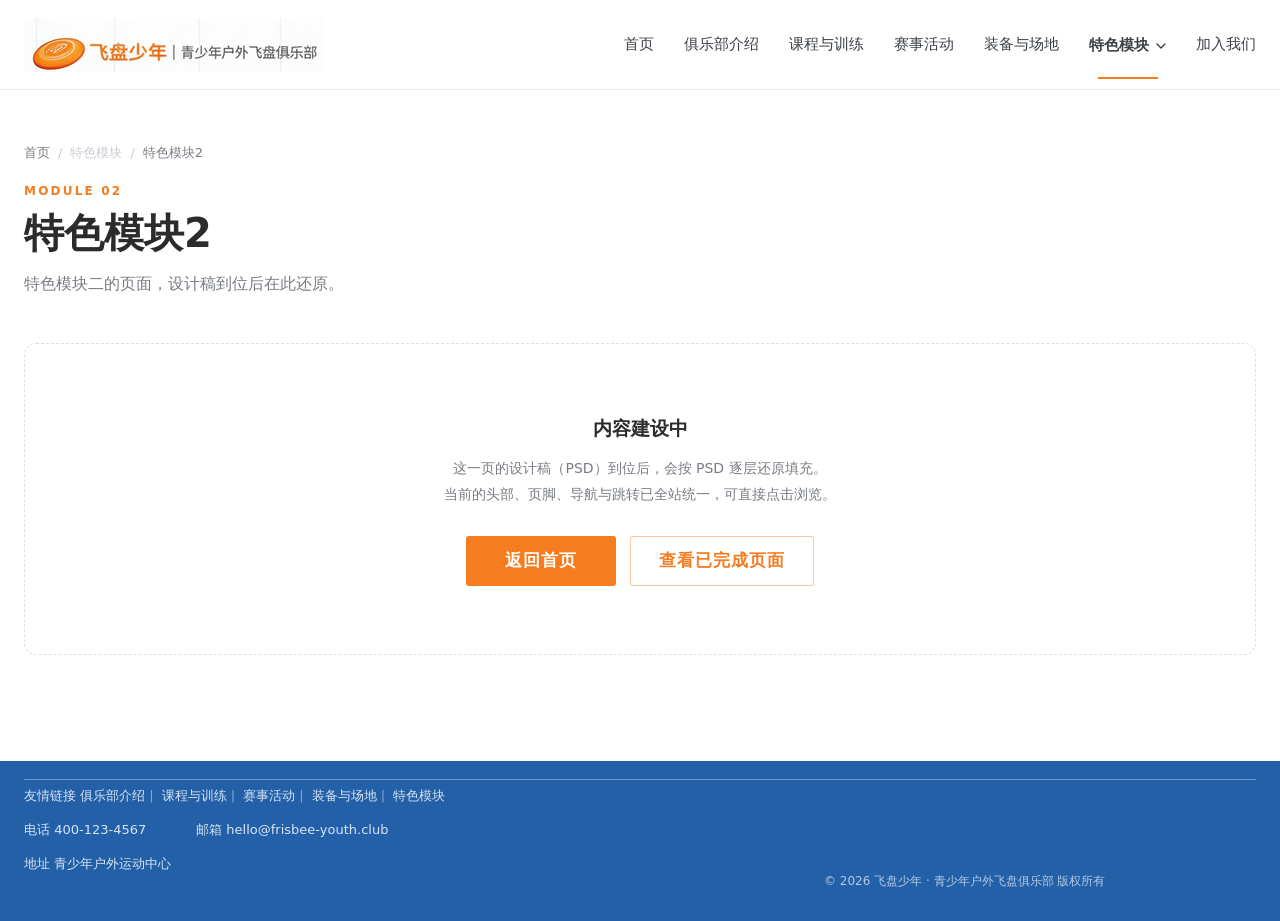
<file: module-2.html>
<!DOCTYPE html>
<html lang="zh-CN">
<head>
<meta charset="UTF-8" />
<meta name="viewport" content="width=device-width, initial-scale=1" />
<meta name="description" content="飞盘少年特色模块2。" />
<title>特色模块2 · 飞盘少年 | 青少年户外飞盘俱乐部</title>
<link rel="stylesheet" href="资产/css/site.css" />
<link rel="stylesheet" href="资产/css/pages.css" />
</head>
<body data-page="module-2">

<header class="header" id="header">
  <div class="header__inner">
    <a class="brand" href="index.html" aria-label="飞盘少年 · 青少年户外飞盘俱乐部">
      <img src="资产/psd/logo.png" width="300" height="54" alt="飞盘少年 · 青少年户外飞盘俱乐部" />
    </a>

    <nav class="nav" id="nav" aria-label="主导航">
      <a class="nav__link" href="index.html" data-nav="home">首页</a>
      <a class="nav__link" href="about.html" data-nav="about">俱乐部介绍</a>
      <a class="nav__link" href="courses.html" data-nav="courses">课程与训练</a>
      <a class="nav__link" href="events.html" data-nav="events">赛事活动</a>
      <a class="nav__link" href="gear.html" data-nav="gear">装备与场地</a>

      <div class="nav__item" id="moduleItem">
        <button class="nav__link nav__toggle" id="moduleToggle" type="button"
                aria-haspopup="true" aria-expanded="false" aria-controls="moduleMenu" data-nav="modules">
          特色模块
          <svg class="nav__caret" viewBox="0 0 10 6" aria-hidden="true">
            <path d="M1 1l4 4 4-4" fill="none" stroke="currentColor" stroke-width="1.4" stroke-linecap="round" stroke-linejoin="round" />
          </svg>
        </button>

        <ul class="submenu" id="moduleMenu" role="menu" aria-label="特色模块">
          <li role="none">
            <a class="submenu__item" href="module-1.html" role="menuitemradio" aria-checked="false" data-nav="module-1">
              特色模块1
              <svg class="submenu__check" viewBox="0 0 12 10" aria-hidden="true">
                <path d="M1 5.2 4.2 8.4 11 1.6" fill="none" stroke="currentColor" stroke-width="1.7" stroke-linecap="round" stroke-linejoin="round" />
              </svg>
            </a>
          </li>
          <li role="none">
            <a class="submenu__item" href="module-2.html" role="menuitemradio" aria-checked="false" data-nav="module-2">
              特色模块2
              <svg class="submenu__check" viewBox="0 0 12 10" aria-hidden="true">
                <path d="M1 5.2 4.2 8.4 11 1.6" fill="none" stroke="currentColor" stroke-width="1.7" stroke-linecap="round" stroke-linejoin="round" />
              </svg>
            </a>
          </li>
        </ul>
      </div>

      <a class="nav__link" href="join.html" data-nav="join">加入我们</a>
    </nav>

    <button class="burger" id="burger" type="button" aria-label="打开菜单" aria-expanded="false" aria-controls="nav">
      <span></span><span></span><span></span>
    </button>
  </div>
</header>

<main class="page" id="top">
  <div class="container">
    <nav class="breadcrumb" aria-label="面包屑">
      <a href="index.html">首页</a>
      <span aria-hidden="true">/</span>
      <span>特色模块</span><span aria-hidden="true">/</span><span aria-current="page">特色模块2</span>
    </nav>

    <header class="page-head">
      <p class="page-head__eyebrow">MODULE 02</p>
      <h1 class="page-head__title">特色模块2</h1>
      <p class="page-head__sub">特色模块二的页面，设计稿到位后在此还原。</p>
    </header>

    <section class="placeholder">
      <p class="placeholder__title">内容建设中</p>
      <p class="placeholder__desc">这一页的设计稿（PSD）到位后，会按 PSD 逐层还原填充。<br />当前的头部、页脚、导航与跳转已全站统一，可直接点击浏览。</p>
      <div class="placeholder__actions">
        <a class="btn btn--auto" href="index.html">返回首页</a>
        <a class="btn btn--auto btn--ghost" href="module-1.html">查看已完成页面</a>
      </div>
    </section>
  </div>
</main>

<footer class="footer" id="footer">
  <div class="container">
    <div class="footer__rule"></div>
    <p class="footer__links">
      友情链接
      <a href="about.html">俱乐部介绍</a><span>|</span>
      <a href="courses.html">课程与训练</a><span>|</span>
      <a href="events.html">赛事活动</a><span>|</span>
      <a href="gear.html">装备与场地</a><span>|</span>
      <a href="module-1.html">特色模块</a>
    </p>
    <p class="footer__row"><span>电话 400-123-4567</span><span>邮箱 hello@frisbee-youth.club</span></p>
    <p class="footer__addr">地址 青少年户外运动中心</p>
    <p class="footer__copy">© 2026 飞盘少年 · 青少年户外飞盘俱乐部 版权所有</p>
  </div>
</footer>

<script src="资产/js/site.js"></script>
</body>
</html>
</file>
<file: 资产/css/site.css>
@charset "UTF-8";

/* =========================================================
   飞盘少年 · 飞盘规则课堂
   按 PSD（1440×3000）逐层还原
   ========================================================= */

:root {
  --orange: #f57c1f;
  --ink: #2b2b2b;
  --nav: #3c4046;
  --sub: #464c54;
  --gray: #787c82;
  --gray-2: #5a5e64;
  --gray-3: #6e747c;
  --line: #eaeaea;
  --sec: #f7f9fb;
  --card: #f6f8fb;
  --blue: #2360a8;
  --f-text: #d6e4f5;
  --f-copy: #b2c8e4;
  --note-bg: #f3f9e6;
  --note-title: #4c6b1e;
  --note-desc: #6e8250;
  --green: #a8d23f;

  --container: 1240px;
  --ease: cubic-bezier(0.22, 0.68, 0.24, 1);
}

*,
*::before,
*::after {
  box-sizing: border-box;
}

html {
  -webkit-text-size-adjust: 100%;
  scroll-behavior: smooth;
  scroll-padding-top: 100px;
}

body {
  margin: 0;
  font-family: "Microsoft YaHei", "PingFang SC", "Hiragino Sans GB", "Noto Sans SC",
    system-ui, sans-serif;
  font-size: 16px;
  line-height: 1.7;
  color: var(--ink);
  background: #fff;
  -webkit-font-smoothing: antialiased;
  overflow-x: hidden;
}

h1,
h2,
h3,
h4,
p,
figure,
ul,
ol {
  margin: 0;
}

ul,
ol {
  padding: 0;
  list-style: none;
}

a {
  color: inherit;
  text-decoration: none;
}

img,
svg {
  display: block;
  max-width: 100%;
}

button {
  font: inherit;
  color: inherit;
  border: 0;
  background: none;
  cursor: pointer;
}

::selection {
  background: rgba(245, 124, 31, 0.18);
}

:focus-visible {
  outline: 2px solid var(--orange);
  outline-offset: 3px;
}

.container {
  width: min(100% - 48px, var(--container));
  margin-inline: auto;
}

.sr-only {
  position: absolute;
  width: 1px;
  height: 1px;
  margin: -1px;
  padding: 0;
  overflow: hidden;
  clip: rect(0 0 0 0);
  white-space: nowrap;
  border: 0;
}

/* 插图自带浅色底，按原样叠放 */

/* ---------- 标题组 ---------- */
.h2 {
  font-size: 32px;
  line-height: 1;
  font-weight: 700;
  letter-spacing: 0;
  color: var(--ink);
}

.sub {
  margin-top: 13px;
  font-size: 16px;
  line-height: 1.06;
  color: var(--gray);
}

/* =========================================================
   顶部导航
   ========================================================= */
.header {
  position: sticky;
  top: 0;
  z-index: 60;
  height: 90px;
  background: #fff;
  border-bottom: 1px solid var(--line);
  transition: box-shadow 0.3s var(--ease);
}

.header.is-stuck {
  box-shadow: 0 6px 24px rgba(31, 74, 128, 0.08);
}

.header__inner {
  width: min(100% - 48px, 1280px);
  height: 100%;
  margin-inline: auto;
  display: flex;
  align-items: center;
  justify-content: space-between;
  gap: 24px;
}

.brand {
  display: block;
  flex: 0 0 auto;
}

.brand img {
  width: 300px;
  height: 54px;
  transition: transform 0.45s var(--ease);
}

.brand:hover img {
  transform: translateY(-1px);
}

.nav {
  display: flex;
  align-items: center;
  gap: 30px;
}

.nav__link {
  position: relative;
  font-size: 15px;
  line-height: 1;
  color: var(--nav);
  white-space: nowrap;
  padding: 4px 0;
  transition: color 0.25s;
}

.nav__link:hover {
  color: var(--orange);
}

.nav__link.is-active {
  color: var(--nav);
  font-weight: 700;
}

.nav__link.is-active::after {
  content: "";
  position: absolute;
  left: 50%;
  bottom: -22px;
  width: 60px;
  height: 2px;
  background: var(--orange);
  transform: translateX(-50%);
}

/* ---------- 特色模块：可展开的下拉选择 ---------- */
.nav__item {
  position: relative;
}

.nav__toggle {
  display: inline-flex;
  align-items: center;
  gap: 7px;
}

.nav__caret {
  width: 10px;
  height: 6px;
  margin-top: 1px;
  transition: transform 0.28s var(--ease);
}

.nav__item.is-open .nav__caret {
  transform: rotate(180deg);
}

.nav__item.is-open .nav__toggle {
  color: var(--orange);
}

.submenu {
  position: absolute;
  top: calc(100% + 16px);
  left: 50%;
  z-index: 70;
  min-width: 172px;
  padding: 8px;
  background: #fff;
  border-radius: 10px;
  box-shadow: 0 20px 44px -14px rgba(31, 74, 128, 0.35),
    0 2px 8px rgba(31, 74, 128, 0.06);
  opacity: 0;
  visibility: hidden;
  transform: translate(-50%, -8px);
  transition: opacity 0.24s var(--ease), transform 0.24s var(--ease),
    visibility 0.24s;
}

.submenu::before {
  content: "";
  position: absolute;
  top: -5px;
  left: 50%;
  width: 10px;
  height: 10px;
  margin-left: -5px;
  background: #fff;
  border-radius: 2px;
  transform: rotate(45deg);
}

.nav__item.is-open .submenu {
  opacity: 1;
  visibility: visible;
  transform: translate(-50%, 0);
}

.submenu__item {
  display: flex;
  align-items: center;
  justify-content: space-between;
  gap: 18px;
  width: 100%;
  padding: 10px 12px;
  border-radius: 6px;
  font-size: 14px;
  line-height: 1;
  color: var(--nav);
  text-align: left;
  white-space: nowrap;
  transition: background 0.2s, color 0.2s;
}

.submenu__item:hover {
  background: var(--sec);
  color: var(--orange);
}

.submenu__item.is-selected {
  background: #fff6ee;
  color: var(--orange);
  font-weight: 700;
}

.submenu__check {
  width: 12px;
  height: 10px;
  flex: 0 0 auto;
  opacity: 0;
  transition: opacity 0.2s;
}

.submenu__item.is-selected .submenu__check {
  opacity: 1;
}

.burger {
  display: none;
  width: 40px;
  height: 40px;
  position: relative;
  flex: 0 0 auto;
}

.burger span {
  position: absolute;
  left: 9px;
  width: 22px;
  height: 2px;
  border-radius: 2px;
  background: var(--ink);
  transition: transform 0.32s var(--ease), opacity 0.2s;
}

.burger span:nth-child(1) {
  top: 13px;
}
.burger span:nth-child(2) {
  top: 19px;
}
.burger span:nth-child(3) {
  top: 25px;
}

body.nav-open .burger span:nth-child(1) {
  transform: translateY(6px) rotate(45deg);
}
body.nav-open .burger span:nth-child(2) {
  opacity: 0;
}
body.nav-open .burger span:nth-child(3) {
  transform: translateY(-6px) rotate(-45deg);
}

/* =========================================================
   首屏
   ========================================================= */
.hero {
  position: relative;
  height: 540px;
  overflow: hidden;
  /* 与插画左缘同色，宽屏时左右无缝衔接 */
  background: linear-gradient(
    180deg,
    #92d6fb 0%,
    #a6dcfe 22%,
    #b7e5fd 44%,
    #c4e9fc 59%,
    #d1eefe 74%,
    #d7f2fd 89%,
    #e1f3fd 100%
  );
}

/* 插画底图：右对齐、按高度铺满；宽屏多出的宽度交给左侧渐隐与底色补 */
.hero__art {
  position: absolute;
  right: 0;
  bottom: 0;
  width: 1440px;
  height: 540px;
  background: url("../psd/hero-art.png") right bottom / auto 100% no-repeat;
}

/* 左侧白色渐隐（PSD 里的 02b 图层），宽屏时自然向右延伸，不会被裁掉 */
.hero__fade {
  position: absolute;
  left: 0;
  top: 0;
  z-index: 1;
  width: 100%;
  height: 100%;
  background: url("../psd/hero-fade.png") left top / auto 100% no-repeat;
  pointer-events: none;
}

.hero__inner {
  position: relative;
  z-index: 2;
  width: min(100% - 48px, var(--container));
  margin-inline: auto;
  padding: 107px 0 0 20px;
}

.hero__eyebrow {
  font-size: 12px;
  line-height: 1;
  font-weight: 700;
  letter-spacing: 0.6px;
  color: var(--orange);
  text-transform: uppercase;
}

.hero__title {
  margin-top: 12px;
  font-size: 56px;
  line-height: 1;
  font-weight: 700;
  letter-spacing: 0;
  color: var(--ink);
}

.hero__title em {
  font-style: normal;
  color: var(--orange);
}

.hero__sub {
  margin-top: 23px;
  font-size: 18px;
  line-height: 1.06;
  letter-spacing: 0.6px;
  color: var(--sub);
}

.btn {
  display: inline-flex;
  align-items: center;
  gap: 10px;
  width: 170px;
  height: 50px;
  margin-top: 44px;
  padding-left: 26px;
  border-radius: 3px;
  background: var(--orange);
  color: #fff;
  font-size: 17px;
  font-weight: 700;
  letter-spacing: 1px;
  transition: background 0.3s, transform 0.3s var(--ease),
    box-shadow 0.3s var(--ease);
}

.btn:hover {
  background: #ec6f0e;
  transform: translateY(-2px);
  box-shadow: 0 12px 24px -10px rgba(245, 124, 31, 0.7);
}

.btn svg {
  width: 20px;
  height: 8px;
  transition: transform 0.3s var(--ease);
}

.btn:hover svg {
  transform: translateX(4px);
}

/* =========================================================
   比赛场地图解
   ========================================================= */
.sec-field {
  padding: 46px 0 10px;
  background: var(--sec);
}

.field {
  display: grid;
  grid-template-columns: minmax(0, 820px) 206px;
  justify-content: space-between;
  align-items: start;
  padding-right: 74px;
}

.defs {
  display: grid;
  gap: 28px;
  margin-top: 49px;
}

.defs li {
  font-size: 14px;
  line-height: 1;
  color: var(--gray-2);
}

.stats {
  display: grid;
  grid-template-columns: repeat(3, 240px);
  gap: 20px;
  margin-top: 34px;
}

.stat {
  height: 92px;
  padding: 16px 20px 0;
  background: #fff;
  border-radius: 4px;
}

.stat__num {
  font-size: 24px;
  line-height: 1;
  font-weight: 700;
  color: var(--orange);
}

.stat__label {
  margin-top: 22px;
  font-size: 12px;
  line-height: 1;
  color: var(--gray);
}

.field__art {
  width: 206px;
  margin-top: 14px;
}

.field__art img {
  width: 206px;
  height: 400px;
}

/* =========================================================
   基础比赛规则
   ========================================================= */
.sec-rules {
  padding: 28px 0 0;
}

.rules {
  display: grid;
  grid-template-columns: repeat(4, 290px);
  gap: 20px;
  justify-content: center;
  margin-top: 41px;
}

.rule {
  position: relative;
  height: 280px;
  background: var(--card);
  border-radius: 8px;
  transition: transform 0.4s var(--ease), box-shadow 0.4s var(--ease);
}

.rule:hover {
  transform: translateY(-6px);
  box-shadow: 0 18px 40px -18px rgba(31, 74, 128, 0.35);
}

.rule img {
  position: absolute;
  top: 26px;
  height: auto;
}

.rule:nth-child(1) img {
  left: 25px;
  width: 200px;
}
.rule:nth-child(2) img {
  left: 60px;
  width: 140px;
}
.rule:nth-child(3) img {
  left: 57px;
  width: 144px;
}
.rule:nth-child(4) img {
  left: 38px;
  width: 178px;
}

.rule__title {
  position: absolute;
  left: 24px;
  top: 138px;
  font-size: 20px;
  line-height: 1;
  font-weight: 700;
  color: var(--ink);
}

.rule__desc {
  position: absolute;
  left: 24px;
  top: 178px;
  font-size: 13px;
  line-height: 18px;
  color: var(--gray);
}

/* =========================================================
   常见犯规判罚
   ========================================================= */
.sec-fouls {
  padding: 66px 0 38px;
}

.fouls {
  display: grid;
  grid-template-columns: minmax(0, 1fr) 178px;
  align-items: start;
  padding-right: 99px;
}

.foul-grid {
  display: grid;
  grid-template-columns: 460px 1fr;
  margin-top: 30px;
}

.foul {
  display: grid;
  grid-template-columns: 22px 118px 1fr;
  align-items: center;
  height: 62px;
  font-size: 13px;
  line-height: 1;
}

.foul::before {
  content: "";
  width: 9px;
  height: 9px;
  background: var(--orange);
}

.foul__name {
  font-size: 15px;
  font-weight: 700;
  color: var(--nav);
}

.foul__desc {
  color: var(--gray);
}

.foul-fig {
  margin-top: 61px;
  width: 178px;
  text-align: center;
}

.foul-fig img {
  width: 119px;
  height: 130px;
  margin-left: 16px;
}

.foul-fig figcaption {
  margin-top: 22px;
  font-size: 12px;
  line-height: 1.1;
  color: var(--gray);
}

/* =========================================================
   场上手势图解
   ========================================================= */
.sec-gestures {
  height: 380px;
  padding: 38px 0 0;
  background: var(--sec);
}

.gestures {
  display: grid;
  grid-template-columns: repeat(3, 1fr);
  column-gap: 0;
  margin-top: 10px;
}

.gest {
  display: flex;
  align-items: flex-start;
  height: 141px;
  padding-left: 0;
}

.gest__art {
  flex: 0 0 auto;
  display: flex;
  justify-content: flex-start;
}

.gest img {
  display: block;
  height: 130px;
  width: auto;
  transition: transform 0.4s var(--ease);
}

.gest:hover img {
  transform: translateY(-4px);
}

.gest__label {
  margin-top: 81px;
  font-size: 15px;
  line-height: 1;
  color: var(--ink);
  white-space: nowrap;
}

.gest:nth-child(n + 4) .gest__label {
  margin-top: 50px;
}

/* 三列各自的缩进与图位宽度（对齐 PSD 坐标） */
.gest:nth-child(1) .gest__art,
.gest:nth-child(4) .gest__art {
  width: 135px;
}

/* 原作中六张手势图的基线并不统一，按 PSD 逐个微调 */
.gest:nth-child(1) img {
  margin-top: 14px;
}
.gest:nth-child(2) img {
  margin-top: 9px;
}
.gest:nth-child(6) img {
  margin-top: 5px;
}
.gest:nth-child(2) .gest__art,
.gest:nth-child(5) .gest__art {
  width: 139px;
}
.gest:nth-child(3) .gest__art,
.gest:nth-child(6) .gest__art {
  width: 196px;
}

.gest:nth-child(2),
.gest:nth-child(5) {
  padding-left: 26px;
}

.gest:nth-child(3),
.gest:nth-child(6) {
  padding-left: 31px;
}

/* =========================================================
   飞盘精神
   ========================================================= */
.sec-spirit {
  padding: 39px 0 2px;
}

.spirit {
  display: grid;
  grid-template-columns: 616px 560px;
  justify-content: space-between;
}

.spirit__stage {
  position: relative;
  width: 616px;
  height: 472px;
  margin: 35px 0 0 -44px;
}

.spirit__disc {
  position: absolute;
  left: 220px;
  top: 195px;
  width: 190px;
  height: 155px;
  z-index: 4;
}

.spirit__disc img {
  width: 190px;
  height: 155px;
}

.s-card {
  position: absolute;
  z-index: 3;
  background-repeat: no-repeat;
  background-position: center;
  background-size: 100% 100%;
}

.s-card--respect {
  left: 199px;
  top: 0;
  width: 222px;
  height: 188px;
  background-image: url("../psd/card-respect.png");
}

.s-card--talk {
  left: 0;
  top: 248px;
  width: 252px;
  height: 222px;
  background-image: url("../psd/card-talk.png");
  z-index: 2;
}

.s-card--self {
  left: 368px;
  top: 255px;
  width: 248px;
  height: 217px;
  background-image: url("../psd/card-self.png");
  z-index: 2;
}

.s-card__text {
  position: absolute;
  inset: 0;
  text-align: center;
  transform-origin: 50% 50%;
}

.s-card--talk .s-card__text {
  transform: rotate(-10deg);
}

.s-card--self .s-card__text {
  transform: rotate(8deg);
}

.s-card__title {
  position: absolute;
  left: 0;
  right: 0;
  font-size: 14px;
  line-height: 1;
  font-weight: 700;
  color: var(--ink);
}

.s-card__desc {
  position: absolute;
  left: 0;
  right: 0;
  font-size: 9.5px;
  line-height: 14px;
  color: var(--gray-3);
}

.s-card--respect .s-card__title {
  top: 113px;
}
.s-card--respect .s-card__desc {
  top: 136px;
}
.s-card--talk .s-card__title {
  top: 119px;
}
.s-card--talk .s-card__desc {
  top: 142px;
}
.s-card--self .s-card__title {
  top: 109px;
}
.s-card--self .s-card__desc {
  top: 132px;
}

.spirit__body {
  padding-top: 92px;
}

.spirit__lead {
  width: 380px;
  font-size: 14px;
  line-height: 21.3px;
  color: var(--gray-2);
  text-indent: 28px;
}

.spirit-list {
  display: grid;
  gap: 30px;
  margin-top: 54px;
}

.spirit-list li {
  display: grid;
  grid-template-columns: 10px 1fr;
  column-gap: 14px;
  padding-left: 20px;
}

.spirit-list li::before {
  content: "";
  width: 10px;
  height: 10px;
  margin-top: 3px;
  background: var(--green);
}

.spirit-list__title {
  font-size: 15px;
  line-height: 1;
  font-weight: 700;
  color: var(--ink);
}

.spirit-list__desc {
  margin-top: 9px;
  font-size: 12.5px;
  line-height: 1.1;
  color: var(--gray-3);
}

.note {
  margin-top: 39px;
  height: 100px;
  padding: 27px 0 0 45px;
  background: var(--note-bg);
}

.note__title {
  font-size: 16px;
  line-height: 1;
  font-weight: 700;
  color: var(--note-title);
  letter-spacing: 0.5px;
}

.note__desc {
  margin-top: 9px;
  font-size: 12px;
  line-height: 1;
  color: var(--note-desc);
}

/* =========================================================
   页脚
   ========================================================= */
.footer {
  position: relative;
  height: 160px;
  margin-top: 10px;
  padding-top: 18px;
  background: var(--blue);
  color: var(--f-text);
}

.footer__rule {
  height: 1px;
  background: rgba(255, 255, 255, 0.35);
}

.footer__links,
.footer__row,
.footer__addr {
  font-size: 13px;
  line-height: 1;
}

.footer__links {
  margin-top: 9px;
}

.footer__row {
  margin-top: 21px;
  display: flex;
  gap: 50px;
}

.footer__addr {
  margin-top: 21px;
}

.footer .container {
  position: relative;
}

.footer__copy {
  position: absolute;
  left: 800px;
  top: 96px;
  font-size: 12px;
  line-height: 1;
  color: var(--f-copy);
}

.footer__links a {
  transition: color 0.25s;
}

.footer__links a:hover {
  color: #fff;
}

.footer__links span {
  color: rgba(255, 255, 255, 0.45);
  margin: 0 4px;
}

/* =========================================================
   入场动画
   ========================================================= */
.reveal {
  opacity: 0;
  transform: translateY(18px);
  transition: opacity 0.75s var(--ease), transform 0.75s var(--ease);
  transition-delay: var(--d, 0s);
}

.reveal.is-in {
  opacity: 1;
  transform: none;
}

/* =========================================================
   响应式
   ========================================================= */
@media (max-width: 1330px) {
  .field {
    grid-template-columns: minmax(0, 1fr) 206px;
    gap: 40px;
  }

  .foul-grid {
    grid-template-columns: 1fr 1fr;
  }

  .spirit {
    grid-template-columns: 616px minmax(0, 1fr);
    gap: 40px;
  }
}

@media (max-width: 1180px) {
  .rules {
    grid-template-columns: repeat(4, 1fr);
    gap: 16px;
  }

  .rule {
    height: auto;
    padding-bottom: 26px;
  }

  .rule img {
    position: static;
    width: 100% !important;
    max-width: 200px;
    height: auto;
    margin: 20px 0 0 20px;
  }

  .rule__title {
    position: static;
    margin: 20px 20px 0;
  }

  .rule__desc {
    position: static;
    margin: 8px 20px 0;
  }

  .spirit {
    grid-template-columns: 1fr;
    gap: 24px;
  }

  .spirit__stage {
    margin-left: 0;
    zoom: 0.75;
  }

  .spirit__body {
    padding-top: 0;
  }
}

@media (max-width: 1000px) {
  .gestures {
    grid-template-columns: repeat(2, 1fr);
    row-gap: 8px;
  }

  .gest:nth-child(n) {
    padding-left: 0;
  }

  .gest:nth-child(n) .gest__art {
    width: 140px;
  }
}

@media (max-width: 900px) {
  .nav {
    position: absolute;
    top: 90px;
    left: 0;
    right: 0;
    flex-direction: column;
    align-items: stretch;
    gap: 0;
    padding: 8px 24px 18px;
    background: #fff;
    border-bottom: 1px solid var(--line);
    box-shadow: 0 16px 28px -20px rgba(31, 74, 128, 0.4);
    opacity: 0;
    visibility: hidden;
    transform: translateY(-8px);
    transition: opacity 0.3s var(--ease), transform 0.3s var(--ease),
      visibility 0.3s;
  }

  body.nav-open .nav {
    opacity: 1;
    visibility: visible;
    transform: none;
  }

  .nav__link {
    padding: 13px 2px;
    border-bottom: 1px solid var(--sec);
    font-size: 15px;
  }

  .nav__link.is-active::after {
    display: none;
  }

  /* 移动端：下拉在抽屉内展开为折叠列表 */
  .nav__item {
    width: 100%;
  }

  .nav__toggle {
    display: flex;
    width: 100%;
    align-items: center;
    justify-content: space-between;
    padding: 13px 2px;
    border-bottom: 1px solid var(--sec);
    font-size: 15px;
  }

  .nav__toggle::after {
    display: none;
  }

  .submenu {
    position: static;
    display: none;
    width: 100%;
    min-width: 0;
    padding: 4px 0 8px 12px;
    box-shadow: none;
    border-radius: 0;
    opacity: 1;
    visibility: visible;
    transform: none;
    transition: none;
  }

  .submenu::before {
    display: none;
  }

  .nav__item.is-open .submenu {
    display: block;
    transform: none;
  }

  .submenu__item {
    padding: 11px 10px;
    font-size: 14px;
  }

  .burger {
    display: block;
  }

  .brand img {
    width: 240px;
    height: auto;
  }

  .hero {
    height: auto;
  }

  .hero {
    background: #fff;
  }

  .hero__art {
    position: relative;
    width: 100%;
    height: auto;
    aspect-ratio: 16 / 9;
    background-size: cover;
    background-position: 66% 26%;
    order: 2;
  }

  .hero__art::before {
    content: "";
    position: absolute;
    inset: 0;
    background: linear-gradient(
      180deg,
      #ffffff 0%,
      rgba(255, 255, 255, 0.55) 8%,
      rgba(255, 255, 255, 0) 22%
    );
  }

  .hero__fade {
    display: none;
  }

  .hero {
    display: flex;
    flex-direction: column;
  }

  .hero__inner {
    padding: 48px 0 34px;
    order: 1;
  }

  .hero__title {
    font-size: clamp(36px, 8vw, 52px);
    margin-top: 12px;
  }

  .hero__sub {
    font-size: 16px;
    margin-top: 16px;
  }

  .btn {
    margin-top: 28px;
  }

  .sec-field {
    padding: 44px 0 44px;
  }

  .field {
    grid-template-columns: 1fr;
    gap: 34px;
  }

  .field__art {
    margin-top: 0;
  }

  .defs {
    gap: 18px;
    margin-top: 28px;
  }

  .stats {
    grid-template-columns: repeat(3, 1fr);
    margin-top: 26px;
  }

  .sec-rules {
    padding: 44px 0 8px;
  }

  .rules {
    grid-template-columns: repeat(2, 1fr);
    gap: 16px;
    margin-top: 28px;
  }

  .sec-fouls {
    padding: 44px 0 0;
  }

  .fouls {
    grid-template-columns: 1fr;
    gap: 30px;
  }

  .foul-grid {
    grid-template-columns: 1fr;
    margin-top: 28px;
  }

  .foul {
    grid-template-columns: 22px 100px 1fr;
    height: 46px;
  }

  .foul-fig {
    margin-top: 0;
    display: flex;
    align-items: center;
    gap: 20px;
    width: auto;
  }

  .foul-fig figcaption {
    margin-top: 0;
    text-align: left;
  }

  .sec-gestures {
    height: auto;
    padding: 44px 0 48px;
  }

  .gestures {
    margin-top: 24px;
  }

  .sec-spirit {
    padding: 44px 0 10px;
  }

  .spirit__stage {
    margin-top: 24px;
  }

  .footer {
    height: auto;
    padding: 24px 0 28px;
  }

  .footer__copy {
    position: static;
    margin-top: 18px;
    text-align: left;
  }

  .footer__row {
    flex-direction: column;
    gap: 12px;
  }
}

@media (max-width: 640px) {
  .container {
    width: min(100% - 32px, var(--container));
  }

  .h2 {
    font-size: 26px;
  }

  .sub {
    font-size: 14px;
    margin-top: 10px;
  }

  .hero__inner {
    padding: 34px 0 26px;
  }

  .brand img {
    width: 200px;
  }

  .stats {
    grid-template-columns: 1fr;
  }

  .stat {
    height: 78px;
    display: flex;
    align-items: center;
    justify-content: space-between;
    padding: 0 20px;
  }

  .stat__label {
    margin-top: 0;
  }

  .rules {
    grid-template-columns: 1fr;
  }

  .gestures {
    grid-template-columns: 1fr;
  }

  .gest {
    height: 120px;
  }

  .gest img {
    height: 108px;
  }

  .gest__label {
    margin-top: 46px;
  }

  .spirit__stage {
    zoom: 0.62;
  }

  .note {
    height: auto;
    padding: 22px 20px 24px;
  }

  .footer {
    height: auto;
  }
}

@media (max-width: 430px) {
  .spirit__stage {
    zoom: 0.5;
  }
}

@media (prefers-reduced-motion: reduce) {
  html {
    scroll-behavior: auto;
  }

  .reveal {
    opacity: 1;
    transform: none;
    transition: none;
  }

  *,
  *::before,
  *::after {
    animation-duration: 0.001ms !important;
    transition-duration: 0.001ms !important;
  }
}
</file>
<file: 资产/css/pages.css>
@charset "UTF-8";

/* =========================================================
   页面级通用组件（内页骨架 / 首页占位 / 全站入口）
   与 site.css 配合使用：site.css 管设计令牌、头部、页脚、
   特色模块1 的版块；本文件管内页标题、面包屑、占位块与入口卡。
   ========================================================= */

/* ---------- 内页容器 ---------- */
.page {
  padding: 56px 0 96px;
  background: #fff;
}

/* ---------- 面包屑 ---------- */
.breadcrumb {
  display: flex;
  flex-wrap: wrap;
  align-items: center;
  gap: 8px;
  font-size: 13px;
  line-height: 1;
  color: var(--gray);
}

.breadcrumb a {
  color: var(--gray);
  transition: color 0.2s;
}

.breadcrumb a:hover {
  color: var(--orange);
}

.breadcrumb span {
  color: #c6cbd2;
}

.breadcrumb [aria-current="page"] {
  color: var(--ink-2);
}

/* ---------- 内页标题组 ---------- */
.page-head {
  margin-top: 26px;
  max-width: 760px;
}

.page-head__eyebrow {
  font-size: 12px;
  line-height: 1;
  font-weight: 700;
  letter-spacing: 2.2px;
  color: var(--orange);
  text-transform: uppercase;
}

.page-head__title {
  margin-top: 14px;
  font-size: 40px;
  line-height: 1.12;
  font-weight: 700;
  color: var(--ink);
}

.page-head__sub {
  margin-top: 14px;
  font-size: 16px;
  line-height: 1.8;
  color: var(--gray);
}

/* ---------- 建设中占位块 ---------- */
.placeholder {
  margin-top: 44px;
  padding: 68px 40px;
  border: 1px dashed #d9e0e9;
  border-radius: 12px;
  background: var(--section);
  text-align: center;
}

.placeholder__title {
  font-size: 19px;
  font-weight: 700;
  color: var(--ink);
}

.placeholder__desc {
  margin-top: 12px;
  font-size: 14px;
  line-height: 1.85;
  color: var(--gray);
}

.placeholder__actions {
  margin-top: 28px;
  display: flex;
  flex-wrap: wrap;
  justify-content: center;
  gap: 14px;
}

/* ---------- 按钮修饰 ---------- */
.btn--auto {
  width: auto;
  min-width: 150px;
  padding: 0 28px;
  margin-top: 0;
  justify-content: center;
}

.btn--ghost {
  background: #fff;
  color: var(--orange);
  border: 1px solid rgba(245, 124, 31, 0.42);
  box-shadow: none;
}

.btn--ghost:hover {
  background: #fff6ee;
  box-shadow: 0 12px 24px -16px rgba(245, 124, 31, 0.8);
}

/* ---------- 首页占位 ---------- */
.home-hero {
  padding: 88px 0 64px;
  background: linear-gradient(180deg, #e9f6ff 0%, #f7fcff 62%, #ffffff 100%);
}

.home-hero__title {
  margin-top: 16px;
  max-width: 780px;
  font-size: 44px;
  line-height: 1.15;
  font-weight: 700;
  color: var(--ink);
}

.home-hero__sub {
  margin-top: 18px;
  max-width: 620px;
  font-size: 16px;
  line-height: 1.85;
  color: var(--gray-2);
}

.home-hero__actions {
  margin-top: 32px;
  display: flex;
  flex-wrap: wrap;
  gap: 14px;
}

.home-sitemap {
  padding: 52px 0 96px;
}

.home-sitemap__title {
  font-size: 24px;
  line-height: 1;
  font-weight: 700;
  color: var(--ink);
}

.home-sitemap__sub {
  margin-top: 10px;
  font-size: 14px;
  color: var(--gray);
}

/* ---------- 全站入口卡 ---------- */
.entry-grid {
  margin-top: 30px;
  display: grid;
  grid-template-columns: repeat(auto-fill, minmax(258px, 1fr));
  gap: 18px;
}

.entry {
  display: block;
  padding: 22px 24px 20px;
  border: 1px solid var(--line);
  border-radius: 10px;
  background: #fff;
  transition: transform 0.32s var(--ease), box-shadow 0.32s var(--ease),
    border-color 0.32s;
}

.entry:hover {
  transform: translateY(-4px);
  border-color: rgba(245, 124, 31, 0.35);
  box-shadow: 0 18px 34px -20px rgba(31, 74, 128, 0.45);
}

.entry__title {
  font-size: 17px;
  line-height: 1.2;
  font-weight: 700;
  color: var(--ink);
}

.entry__desc {
  margin-top: 8px;
  font-size: 13px;
  line-height: 1.7;
  color: var(--gray);
}

.entry__more {
  margin-top: 14px;
  font-size: 13px;
  color: var(--orange);
}

.entry:hover .entry__more {
  text-decoration: underline;
  text-underline-offset: 3px;
}

/* ---------- 响应式 ---------- */
@media (max-width: 900px) {
  .page {
    padding: 36px 0 64px;
  }

  .page-head__title {
    font-size: 30px;
  }

  .page-head__sub {
    font-size: 15px;
  }

  .placeholder {
    margin-top: 32px;
    padding: 44px 22px;
  }

  .home-hero {
    padding: 48px 0 40px;
  }

  .home-hero__title {
    font-size: 30px;
  }

  .home-sitemap {
    padding: 36px 0 64px;
  }
}
</file>
<file: 资产/css/pages/home.css>
@charset "UTF-8";

/* =========================================================================
   首页（按 飞盘少年_首页1版.psd 还原 · 1440×3000）
   -------------------------------------------------------------------------
   坐标体系：所有 --x / --y / --fs / --ls / --g 都是 PSD 里的像素值（数字），
   由 --s 统一换算成当前宽度下的长度：
       --s = min(100vw, 1440px) / 1440   →  1440 宽时 --s 正好是 1px
   所以 1440 无滚动条时与设计稿 1:1，窄屏按比例整体缩放。
   动效参数：--home-pull-* 一段。
   ========================================================================= */
:root {
  --home-pull-threshold: 140px;   /* 拉动超过这个距离，松手即进入 about */
  --home-pull-max: 240px;         /* 拉动距离上限 */
  --home-pull-dur: 460ms;         /* 回弹时长 */
  --home-pull-ease: cubic-bezier(0.22, 0.68, 0.24, 1);
  --home-pull-accent: #f57c1f;
}

/* ---------- 页面主体 ---------- */
.hp {
  --s: calc(min(100vw, 1440px) / 1440);
  width: min(100vw, 1440px);
  margin-inline: auto;
  background: #fff;
  overflow: hidden;              /* 滚动条吃掉 15px 时，右侧出血自然裁掉 */
}

.hp-sec {
  position: relative;
}

.hp-plate {
  display: block;
  width: 100%;
  height: auto;
}

/* ---------- 设计稿里的文字（真实 DOM，按 PSD 坐标绝对定位） ---------- */
.hp-t {
  position: absolute;
  left: calc(var(--x) * var(--s));
  top: calc(var(--y) * var(--s));
  margin: 0;
  font-size: calc(var(--fs) * var(--s));
  line-height: 1;
  letter-spacing: calc(var(--ls, 0) * var(--s));
  font-weight: var(--fw, 400);
  color: var(--c, #2b2b2b);
  white-space: nowrap;
}

.hp-t--link {
  transition: opacity 0.25s;
}

.hp-t--link:hover {
  opacity: 0.72;
}

.hp-t--cta {
  transition: opacity 0.25s;
}

.hp-t--cta:hover {
  opacity: 0.82;
}

/* 区块之间的留白（PSD 里是纯白） */
.hp-gap {
  height: calc(var(--g) * var(--s));
}

/* =========================================================================
   首屏上拉入口
   ========================================================================= */
.hp-pull {
  position: fixed;
  left: 50%;
  bottom: 22px;
  z-index: 40;
  display: flex;
  flex-direction: column;
  align-items: center;
  gap: 10px;
  transform: translateX(-50%);
  touch-action: none;
  user-select: none;
  -webkit-user-select: none;
  -webkit-user-drag: none;
  cursor: grab;
  transition: opacity 0.32s var(--home-pull-ease),
    transform 0.32s var(--home-pull-ease), visibility 0.32s;
}

.hp-pull:active {
  cursor: grabbing;
}

/* 滚过首屏后收起 */
.hp-pull.is-hidden {
  opacity: 0;
  visibility: hidden;
  transform: translateX(-50%) translateY(12px);
  pointer-events: none;
}

.hp-pull__btn {
  display: inline-flex;
  align-items: center;
  gap: 10px;
  height: 42px;
  padding: 0 20px 0 15px;
  border-radius: 21px;
  background: rgba(255, 255, 255, 0.94);
  border: 1px solid rgba(43, 43, 43, 0.08);
  box-shadow: 0 14px 34px -16px rgba(31, 74, 128, 0.55);
  color: #2b2b2b;
  backdrop-filter: blur(8px);
  transform: translateY(calc(var(--pull, 0px) * -0.16));
  transition: background 0.3s var(--home-pull-ease), color 0.3s,
    border-color 0.3s, box-shadow 0.3s var(--home-pull-ease),
    transform var(--home-pull-dur) var(--home-pull-ease);
}

html.is-pulling .hp-pull__btn {
  transition: background 0.3s, color 0.3s, border-color 0.3s, box-shadow 0.3s;
}

.hp-pull__btn:hover {
  border-color: rgba(245, 124, 31, 0.45);
  box-shadow: 0 18px 38px -16px rgba(245, 124, 31, 0.55);
}

.hp-pull__arrow {
  display: flex;
  align-items: center;
  justify-content: center;
  width: 20px;
  height: 20px;
  border-radius: 50%;
  background: rgba(245, 124, 31, 0.12);
  color: var(--home-pull-accent);
  transition: background 0.3s, color 0.3s;
}

.hp-pull__arrow svg {
  width: 10px;
  height: 7px;
}

.hp-pull__label {
  display: flex;
  align-items: baseline;
  gap: 5px;
  font-size: 12.5px;
  line-height: 1;
  letter-spacing: 0.3px;
  white-space: nowrap;
}

.hp-pull__label strong {
  font-weight: 700;
}

.hp-pull__label span {
  color: #787c82;
  transition: color 0.3s;
}

.hp-pull__track {
  display: block;
  width: 96px;
  height: 2px;
  border-radius: 2px;
  background: rgba(43, 43, 43, 0.1);
  overflow: hidden;
}

.hp-pull__bar {
  display: block;
  width: 100%;
  height: 100%;
  transform-origin: left center;
  transform: scaleX(var(--pull-p, 0));
  background: var(--home-pull-accent);
  transition: transform 0.14s linear;
}

html.is-pulling .hp-pull__bar {
  transition: none;
}

/* 达到阈值 */
html.is-armed .hp-pull__btn {
  background: var(--home-pull-accent);
  border-color: transparent;
  color: #fff;
  box-shadow: 0 20px 40px -16px rgba(245, 124, 31, 0.7);
}

html.is-armed .hp-pull__arrow {
  background: rgba(255, 255, 255, 0.22);
  color: #fff;
  animation: hp-pull-nudge 0.9s var(--home-pull-ease) infinite;
}

html.is-armed .hp-pull__label span {
  color: rgba(255, 255, 255, 0.82);
}

@keyframes hp-pull-nudge {
  0%,
  100% {
    transform: translateY(0);
  }
  50% {
    transform: translateY(-3px);
  }
}

html.is-committing .hp-pull {
  opacity: 0;
  pointer-events: none;
}

/* ---------- 响应式：只调把手尺寸，版面按比例整体缩放 ---------- */
@media (max-width: 900px) {
  .hp-pull {
    bottom: 16px;
  }

  .hp-pull__btn {
    height: 38px;
    padding: 0 16px 0 12px;
  }

  .hp-pull__label {
    font-size: 11.5px;
  }

  .hp-pull__track {
    width: 76px;
  }
}

@media (prefers-reduced-motion: reduce) {
  .hp-pull__btn {
    transform: none;
    transition: none;
  }

  html.is-armed .hp-pull__arrow {
    animation: none;
  }
}
</file>
<file: 资产/css/pages/transitions.css>
@charset "UTF-8";

/* =========================================================================
   首页 → 俱乐部介绍 的跨文档 View Transitions
   -------------------------------------------------------------------------
   为什么单独一个文件：跨文档过渡要求「出站页」和「进站页」都声明
   @view-transition，否则不生效。把它放进 site.css 会让全站 8 个页面
   的每次跳转都加动效，所以只给 index.html / about.html 引这一份。

   参数：--vt-dur / --vt-ease 在下面改。
   ========================================================================= */
:root {
  --vt-dur: 420ms;
  --vt-ease: cubic-bezier(0.22, 0.68, 0.24, 1);
}

@view-transition {
  navigation: auto;
}

::view-transition-old(root),
::view-transition-new(root) {
  animation-duration: var(--vt-dur);
  animation-timing-function: var(--vt-ease);
  animation-fill-mode: both;
}

/* 旧页（首页）整屏向上抬起并淡出，呼应“上拉” */
::view-transition-old(root) {
  animation-name: vt-lift-out;
}

/* 新页（俱乐部介绍）自下而上接入 */
::view-transition-new(root) {
  animation-name: vt-lift-in;
}

@keyframes vt-lift-out {
  from {
    opacity: 1;
    transform: translateY(0);
  }
  to {
    opacity: 0.3;
    transform: translateY(-9%);
  }
}

@keyframes vt-lift-in {
  from {
    opacity: 0.3;
    transform: translateY(9%);
  }
  to {
    opacity: 1;
    transform: translateY(0);
  }
}

@media (prefers-reduced-motion: reduce) {
  ::view-transition-old(root),
  ::view-transition-new(root) {
    animation: none;
  }
}
</file>
